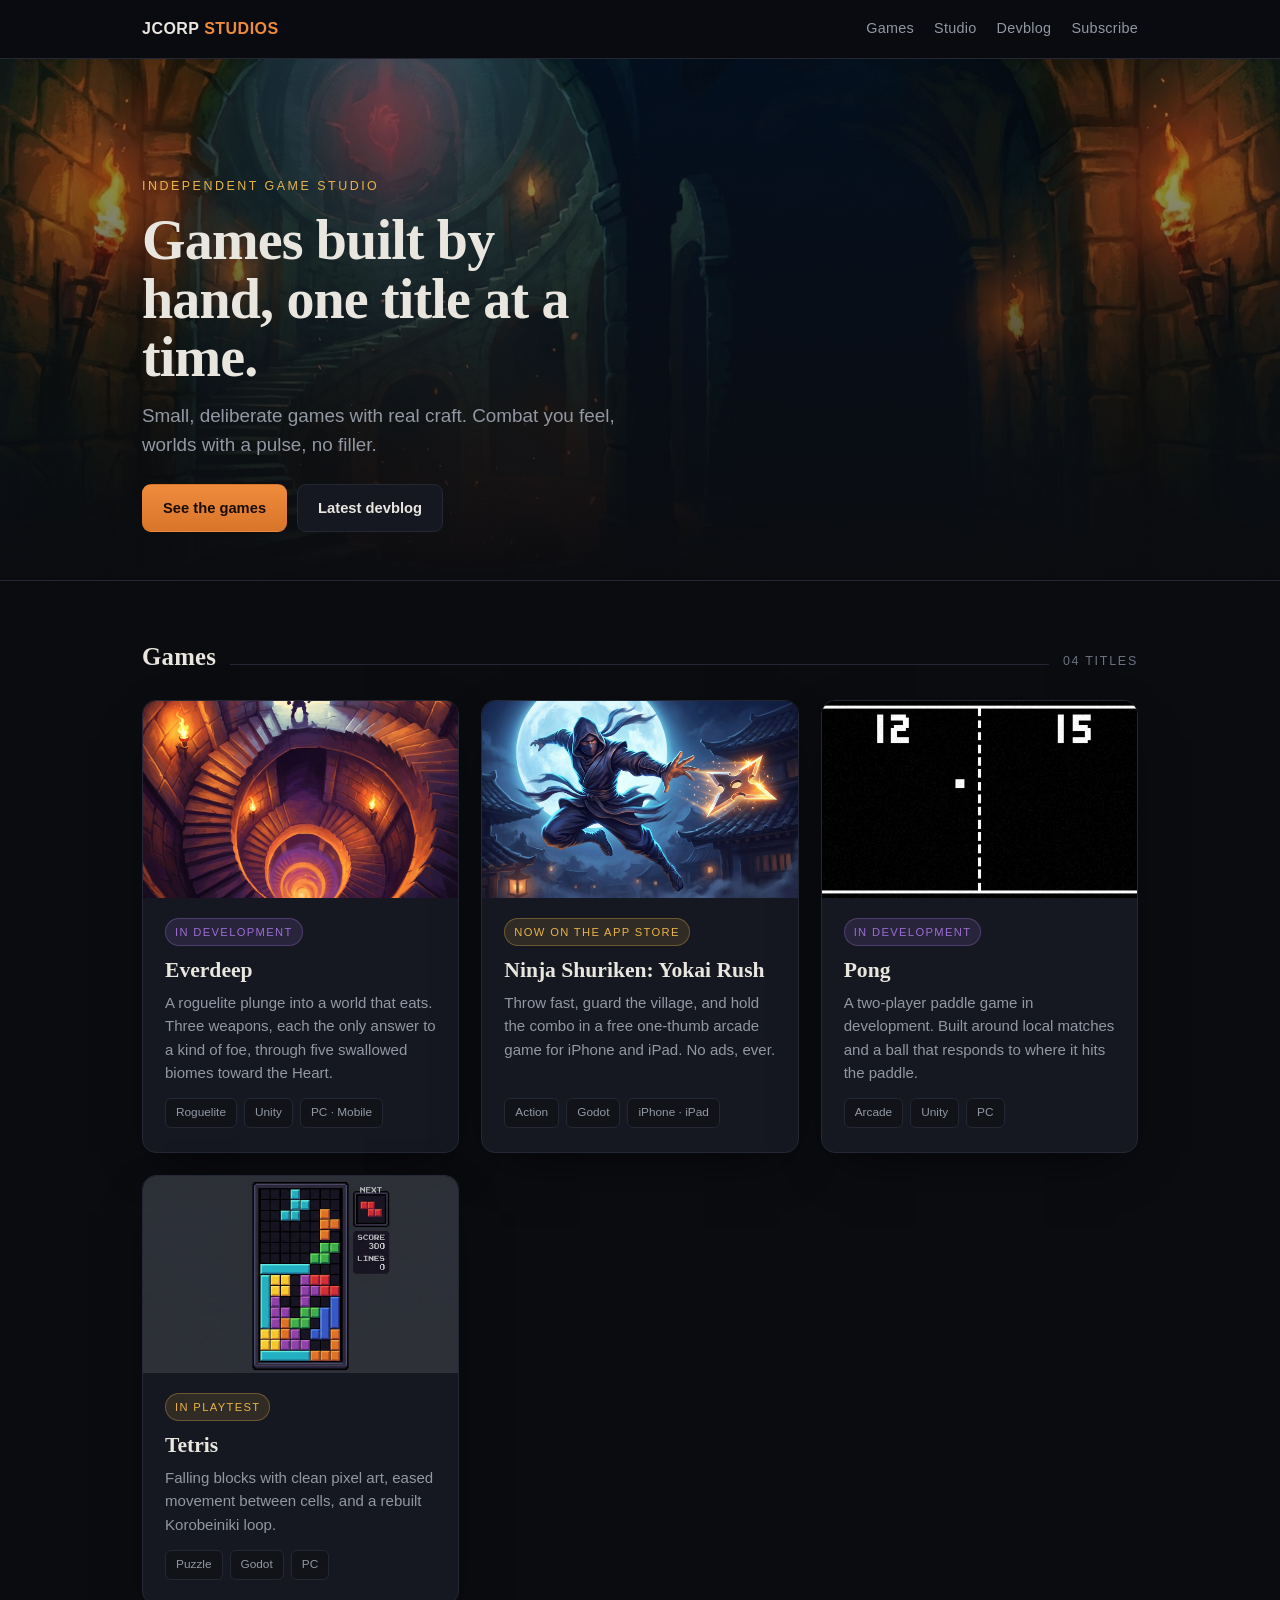
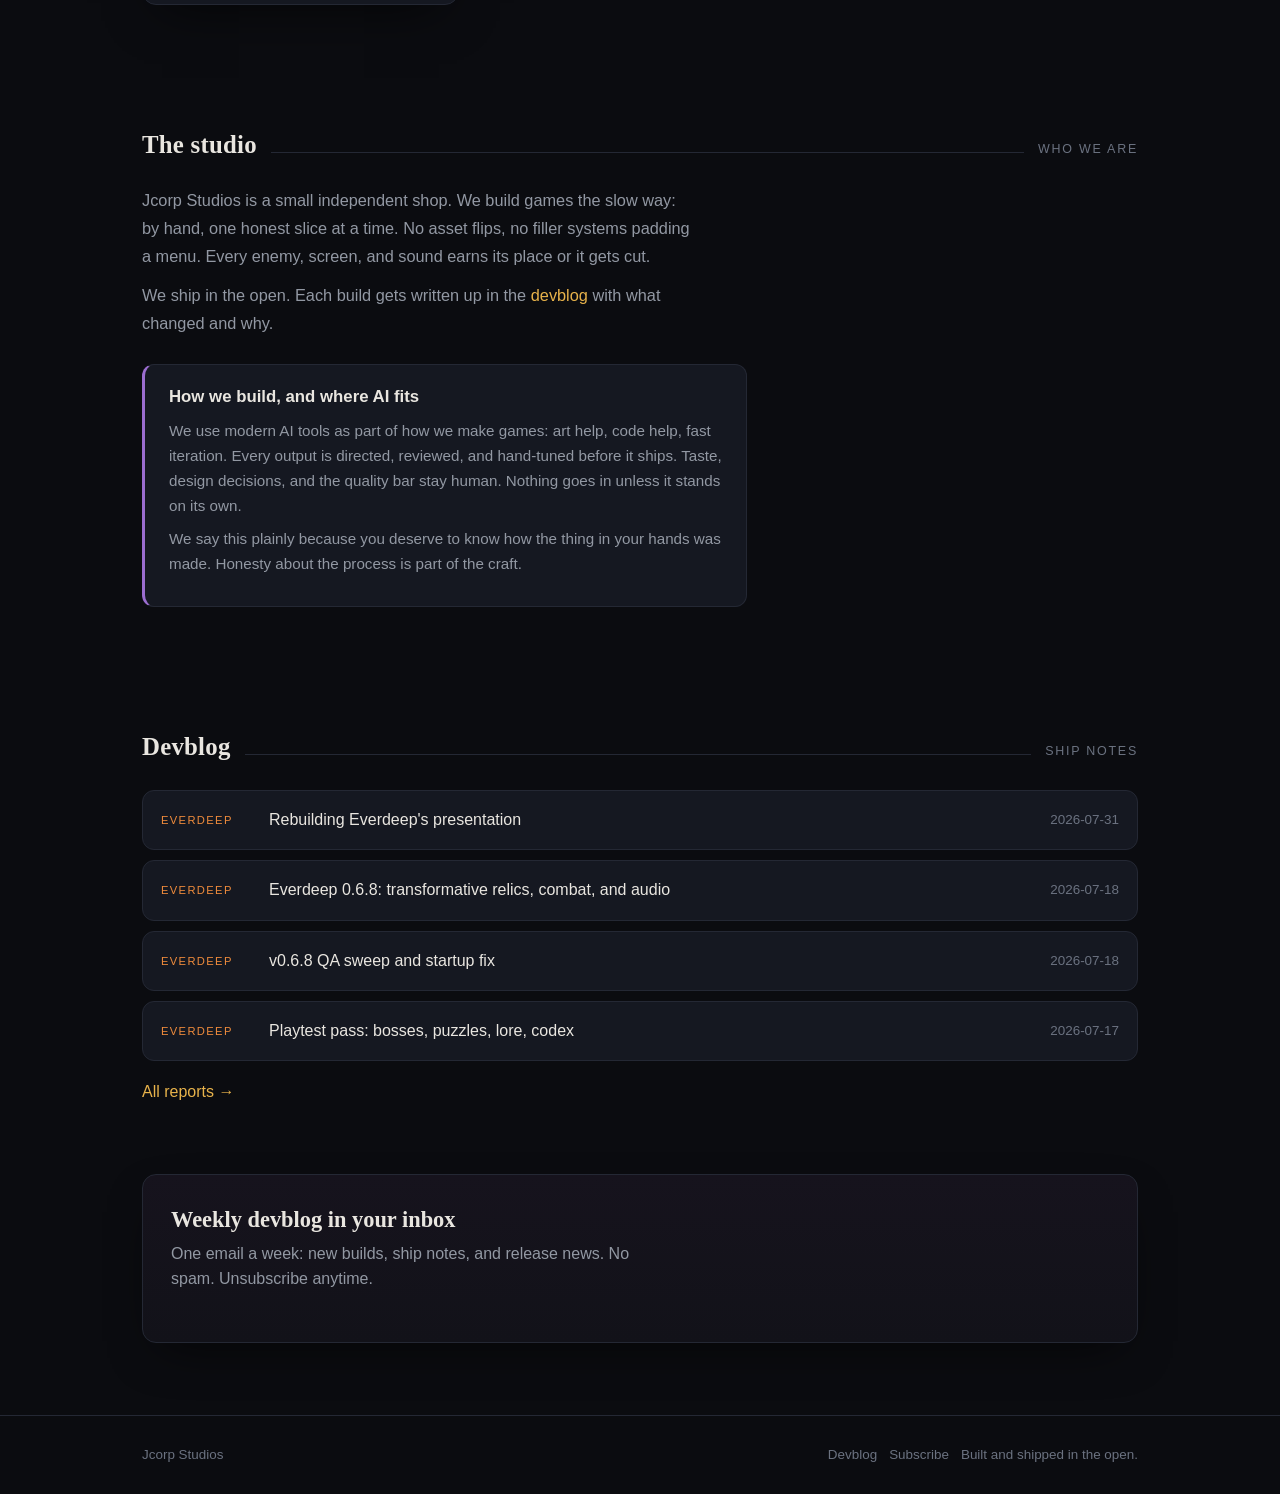
<file: index.html>
<!doctype html><html lang="en"><head>
<meta charset="utf-8">
<meta name="viewport" content="width=device-width,initial-scale=1">
<title>Jcorp Studios | handcrafted games</title>
<meta name="description" content="Jcorp Studios builds handcrafted games. Everdeep, Ninja Shuriken, Pong, and Tetris.">
<meta property="og:type" content="website">
<meta property="og:title" content="Jcorp Studios | handcrafted games">
<meta property="og:description" content="A small independent studio. Everdeep, Ninja Shuriken, Pong, and Tetris.">
<meta property="og:image" content="https://jcorpstudios.com/assets/everdeep-key.png">
<meta property="og:url" content="https://jcorpstudios.com/">
<meta name="twitter:card" content="summary_large_image">
<link rel="canonical" href="https://jcorpstudios.com/">
<link rel="icon" href="assets/everdeep-key.png">
<script type="application/ld+json">
{
  "@context": "https://schema.org",
  "@type": "Organization",
  "name": "Jcorp Studios",
  "url": "https://jcorpstudios.com/",
  "logo": "https://jcorpstudios.com/assets/everdeep-key.png",
  "description": "Independent game studio building handcrafted games. Transparent about AI use in development.",
  "email": "gary@leewyattcorp.com",
  "makesOffer": [
    {"@type": "VideoGame", "name": "Everdeep", "url": "https://jcorpstudios.com/games/everdeep/", "genre": "Roguelite", "gamePlatform": ["PC","Mobile"], "applicationCategory": "Game"},
    {"@type": "VideoGame", "name": "Ninja Shuriken: Yokai Rush", "url": "https://jcorpstudios.com/games/ninja-shuriken/", "genre": "Action", "gamePlatform": ["iOS"], "applicationCategory": "Game", "downloadUrl": "https://apps.apple.com/us/app/ninja-shuriken-yokai-rush/id6796070513"},
    {"@type": "VideoGame", "name": "Pong", "url": "https://jcorpstudios.com/games/pong/", "genre": "Arcade", "gamePlatform": ["PC"], "applicationCategory": "Game"},
    {"@type": "VideoGame", "name": "Tetris", "url": "https://jcorpstudios.com/games/tetris/", "genre": "Puzzle", "gamePlatform": ["PC"], "applicationCategory": "Game"}
  ]
}
</script>
<link rel="stylesheet" href="style.css">
</head><body>

<nav class="nav"><div class="wrap">
  <a class="brand" href="/">JCORP <b>STUDIOS</b></a>
  <span class="sp"></span>
  <a class="lnk" href="#games">Games</a>
  <a class="lnk" href="#about">Studio</a>
  <a class="lnk" href="reports/">Devblog</a>
  <a class="lnk" href="#subscribe">Subscribe</a>
</div></nav>

<header class="hero">
  <div class="bg" style="background-image:url('assets/everdeep-title.png')"></div>
  <div class="veil"></div>
  <div class="inner">
    <div class="eyebrow">Independent game studio</div>
    <h1>Games built by hand, one title at a time.</h1>
    <p>Small, deliberate games with real craft. Combat you feel, worlds with a pulse, no filler.</p>
    <div class="cta">
      <a class="btn p" href="#games">See the games</a>
      <a class="btn g" href="reports/">Latest devblog</a>
    </div>
  </div>
</header>

<main class="wrap">

<section id="games">
  <div class="sec-h"><h2>Games</h2><span class="r"></span><span class="n">04 TITLES</span></div>
  <div class="games">

    <a class="card-link" href="games/everdeep/"><article class="game">
      <div class="art key" style="background-image:url('assets/everdeep-key.png')"></div>
      <div class="body">
        <span class="tag dev">In development</span>
        <h3>Everdeep</h3>
        <p>A roguelite plunge into a world that eats. Three weapons, each the only answer to a kind of foe, through five swallowed biomes toward the Heart.</p>
        <div class="meta">
          <span class="pill">Roguelite</span>
          <span class="pill">Unity</span>
          <span class="pill">PC · Mobile</span>
        </div>
      </div>
    </article></a>

    <a class="card-link" href="games/ninja-shuriken/"><article class="game">
      <div class="art key" style="background-image:url('assets/ninja-key.png')"></div>
      <div class="body">
        <span class="tag test">Now on the App Store</span>
        <h3>Ninja Shuriken: Yokai Rush</h3>
        <p>Throw fast, guard the village, and hold the combo in a free one-thumb arcade game for iPhone and iPad. No ads, ever.</p>
        <div class="meta">
          <span class="pill">Action</span>
          <span class="pill">Godot</span>
          <span class="pill">iPhone · iPad</span>
        </div>
      </div>
    </article></a>

    <a class="card-link" href="games/pong/"><article class="game">
      <div class="art key" style="background-image:url('assets/pong.png')"></div>
      <div class="body">
        <span class="tag dev">In development</span>
        <h3>Pong</h3>
        <p>A two-player paddle game in development. Built around local matches and a ball that responds to where it hits the paddle.</p>
        <div class="meta">
          <span class="pill">Arcade</span>
          <span class="pill">Unity</span>
          <span class="pill">PC</span>
        </div>
      </div>
    </article></a>

    <a class="card-link" href="games/tetris/"><article class="game">
      <div class="art key" style="background-image:url('assets/tetris.png')"></div>
      <div class="body">
        <span class="tag test">In playtest</span>
        <h3>Tetris</h3>
        <p>Falling blocks with clean pixel art, eased movement between cells, and a rebuilt Korobeiniki loop.</p>
        <div class="meta">
          <span class="pill">Puzzle</span>
          <span class="pill">Godot</span>
          <span class="pill">PC</span>
        </div>
      </div>
    </article></a>

  </div>
</section>

<section id="about">
  <div class="sec-h"><h2>The studio</h2><span class="r"></span><span class="n">WHO WE ARE</span></div>
  <div class="about">
    <p>Jcorp Studios is a small independent shop. We build games the slow way: by hand, one honest slice at a time. No asset flips, no filler systems padding a menu. Every enemy, screen, and sound earns its place or it gets cut.</p>
    <p>We ship in the open. Each build gets written up in the <a href="reports/">devblog</a> with what changed and why.</p>
  </div>

  <div class="ainote">
    <h3>How we build, and where AI fits</h3>
    <p>We use modern AI tools as part of how we make games: art help, code help, fast iteration. Every output is directed, reviewed, and hand-tuned before it ships. Taste, design decisions, and the quality bar stay human. Nothing goes in unless it stands on its own.</p>
    <p>We say this plainly because you deserve to know how the thing in your hands was made. Honesty about the process is part of the craft.</p>
  </div>
</section>

<section id="devblog">
  <div class="sec-h"><h2>Devblog</h2><span class="r"></span><span class="n">SHIP NOTES</span></div>
  <div class="log" id="loglist">
<a class="row" href="reports/everdeep/2026-07-31-rebuilding-everdeeps-presentation/"><span class="proj">everdeep</span><span class="ti">Rebuilding Everdeep's presentation</span><span class="dt">2026-07-31</span></a>
<a class="row" href="reports/everdeep/2026-07-18-everdeep-0-6-8-transformative-relics-combat-and-audio/"><span class="proj">everdeep</span><span class="ti">Everdeep 0.6.8: transformative relics, combat, and audio</span><span class="dt">2026-07-18</span></a>
<a class="row" href="reports/everdeep/2026-07-18-v0-6-8-qa-sweep-and-startup-fix/"><span class="proj">everdeep</span><span class="ti">v0.6.8 QA sweep and startup fix</span><span class="dt">2026-07-18</span></a>
<a class="row" href="reports/everdeep/2026-07-17-playtest-pass-bosses-puzzles-lore-codex/"><span class="proj">everdeep</span><span class="ti">Playtest pass: bosses, puzzles, lore, codex</span><span class="dt">2026-07-17</span></a>
</div>
  <p style="margin-top:18px"><a href="reports/">All reports &rarr;</a></p>
</section>

<section id="subscribe">
  <div class="subcard">
    <h2>Weekly devblog in your inbox</h2>
    <p>One email a week: new builds, ship notes, and release news. No spam. Unsubscribe anytime.</p>
    <div class="ml-embedded" data-form="0UlJ85"></div>
  </div>
</section>

</main>

<script>
  (function(w,d,e,u,f,l,n){w[f]=w[f]||function(){(w[f].q=w[f].q||[])
  .push(arguments);},l=d.createElement(e),l.async=1,l.src=u,
  n=d.getElementsByTagName(e)[0],n.parentNode.insertBefore(l,n);})
  (window,document,'script','https://assets.mailerlite.com/js/universal.js','ml');
  ml('account', '2516508');
</script>

<footer><div class="wrap">
  <span>Jcorp Studios</span>
  <span class="sp"></span>
  <a href="reports/">Devblog</a>
  <a href="#subscribe">Subscribe</a>
  <span>Built and shipped in the open.</span>
</div></footer>

</body></html>
</file>
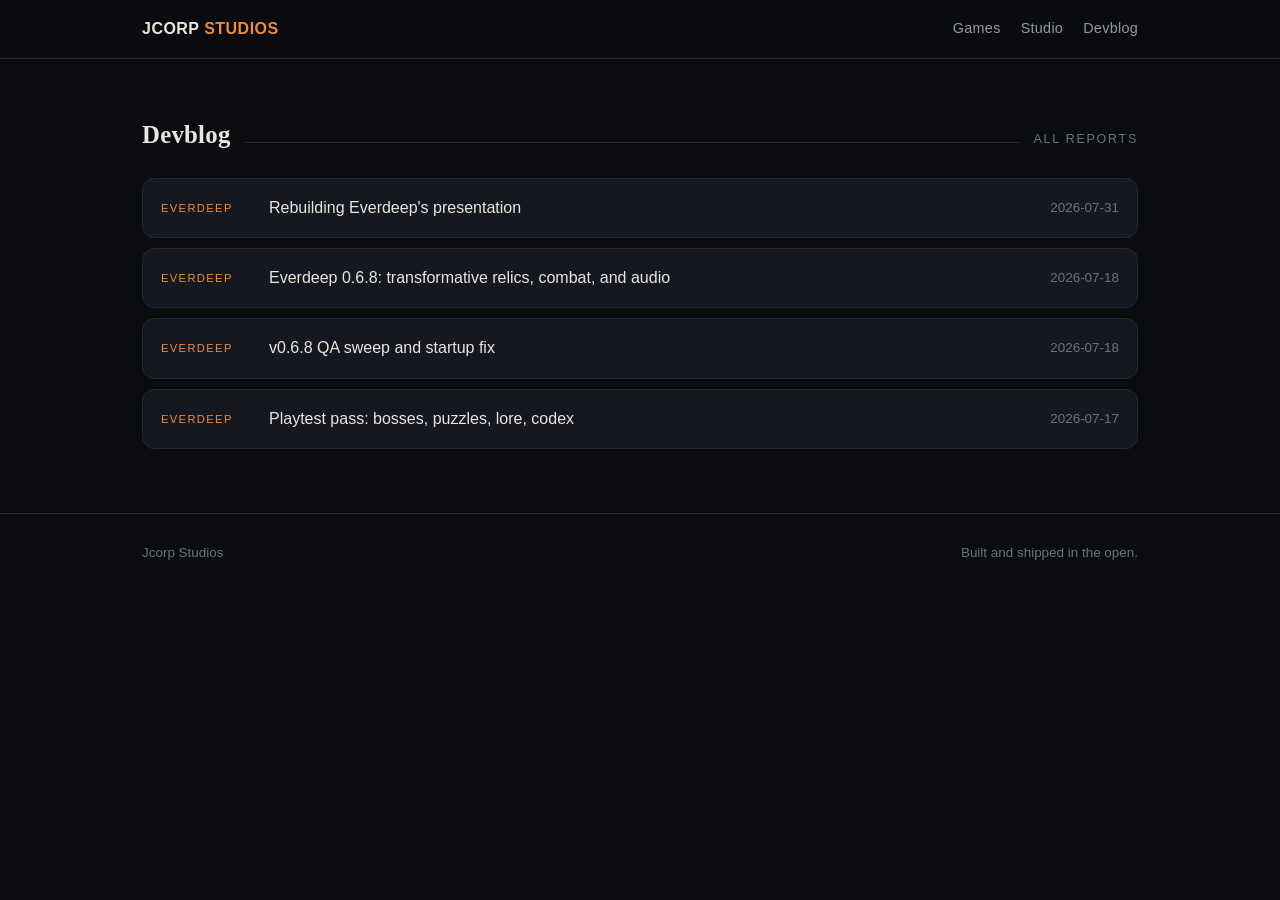
<file: reports/index.html>
<!doctype html><html lang="en"><head>
<meta charset="utf-8"><meta name="viewport" content="width=device-width,initial-scale=1">
<title>Devblog — Jcorp Studios</title>
<link rel="canonical" href="https://jcorpstudios.com/reports/">
<link rel="icon" href="../assets/everdeep-key.png">
<link rel="stylesheet" href="../style.css">
</head><body>
<nav class="nav"><div class="wrap">
  <a class="brand" href="../index.html" style="text-decoration:none">JCORP <b>STUDIOS</b></a>
  <span class="sp"></span>
  <a class="lnk" href="../index.html#games">Games</a>
  <a class="lnk" href="../index.html#about">Studio</a>
  <a class="lnk" href="../reports/">Devblog</a>
</div></nav>
<main class="wrap"><section>
  <div class="sec-h"><h2>Devblog</h2><span class="r"></span><span class="n">ALL REPORTS</span></div>
  <div class="log"><a class="row" href="everdeep/2026-07-31-rebuilding-everdeeps-presentation/"><span class="proj">everdeep</span><span class="ti">Rebuilding Everdeep's presentation</span><span class="dt">2026-07-31</span></a>
<a class="row" href="everdeep/2026-07-18-everdeep-0-6-8-transformative-relics-combat-and-audio/"><span class="proj">everdeep</span><span class="ti">Everdeep 0.6.8: transformative relics, combat, and audio</span><span class="dt">2026-07-18</span></a>
<a class="row" href="everdeep/2026-07-18-v0-6-8-qa-sweep-and-startup-fix/"><span class="proj">everdeep</span><span class="ti">v0.6.8 QA sweep and startup fix</span><span class="dt">2026-07-18</span></a>
<a class="row" href="everdeep/2026-07-17-playtest-pass-bosses-puzzles-lore-codex/"><span class="proj">everdeep</span><span class="ti">Playtest pass: bosses, puzzles, lore, codex</span><span class="dt">2026-07-17</span></a></div>
</section></main>
<footer><div class="wrap"><span>Jcorp Studios</span><span class="sp"></span>
<span>Built and shipped in the open.</span></div></footer>
</body></html>
</file>
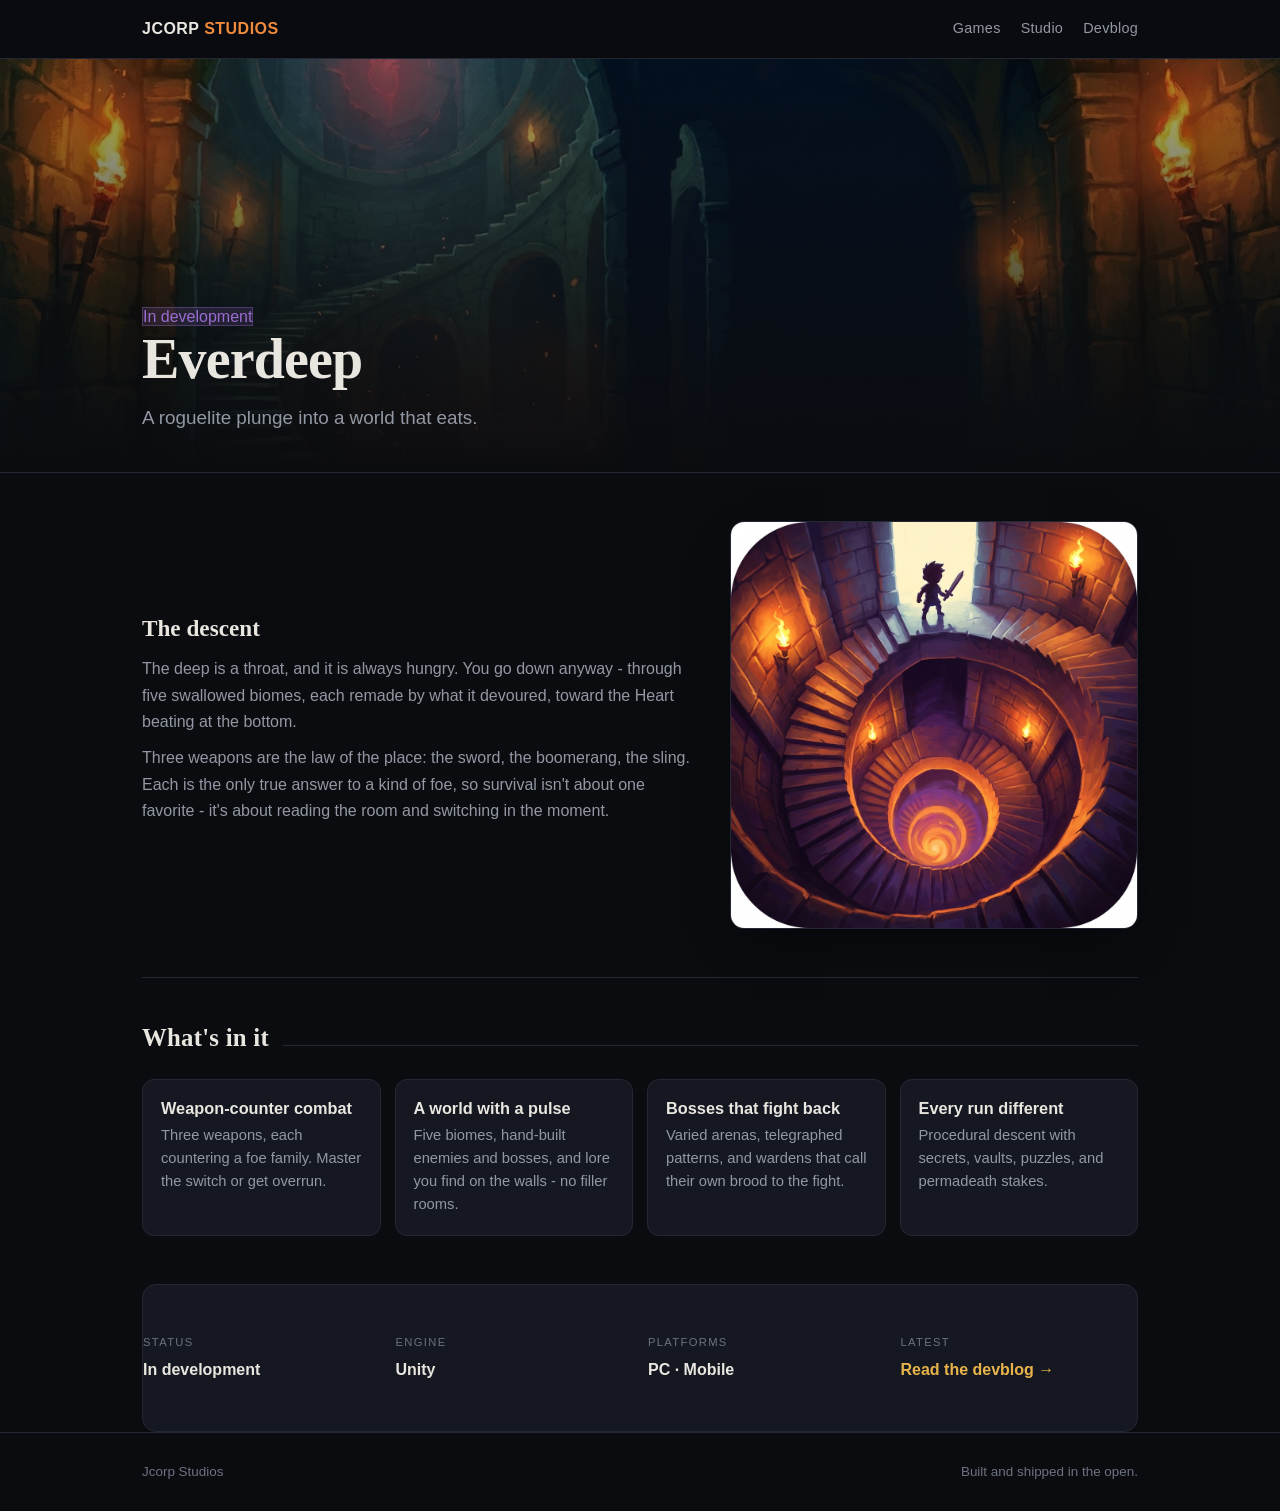
<file: games/everdeep/index.html>
<!doctype html><html lang="en"><head>
<meta charset="utf-8">
<meta name="viewport" content="width=device-width,initial-scale=1">
<title>Everdeep  -  Jcorp Studios</title>
<meta name="description" content="Everdeep  -  a roguelite plunge into a world that eats. Three weapons, five biomes, and the Heart at the bottom.">
<meta property="og:type" content="website">
<meta property="og:title" content="Everdeep  -  Jcorp Studios">
<meta property="og:description" content="A roguelite plunge into a world that eats. Three weapons, five biomes, and the Heart at the bottom.">
<meta property="og:image" content="https://jcorpstudios.com/assets/everdeep-key.png">
<meta property="og:url" content="https://jcorpstudios.com/games/everdeep/">
<meta name="twitter:card" content="summary_large_image">
<link rel="canonical" href="https://jcorpstudios.com/games/everdeep/">
<link rel="icon" href="../../assets/everdeep-key.png">
<script type="application/ld+json">
{
  "@context": "https://schema.org",
  "@type": "VideoGame",
  "name": "Everdeep",
  "url": "https://jcorpstudios.com/games/everdeep/",
  "image": "https://jcorpstudios.com/assets/everdeep-key.png",
  "description": "A roguelite plunge into a world that eats. Three weapons, five biomes, and the Heart at the bottom.",
  "genre": ["Roguelite","Action"],
  "gamePlatform": ["PC","Mobile"],
  "applicationCategory": "Game",
  "operatingSystem": ["Windows","Linux","macOS"],
  "author": {"@type": "Organization", "name": "Jcorp Studios", "url": "https://jcorpstudios.com/"}
}
</script>
<link rel="stylesheet" href="../../style.css">
</head><body>

<nav class="nav"><div class="wrap">
  <a class="brand" href="../../index.html" style="text-decoration:none">JCORP <b>STUDIOS</b></a>
  <span class="sp"></span>
  <a class="lnk" href="../../index.html#games">Games</a>
  <a class="lnk" href="../../index.html#about">Studio</a>
  <a class="lnk" href="../../reports/">Devblog</a>
</div></nav>

<header class="hero game-hero">
  <div class="bg" style="background-image:url('../../assets/everdeep-title.png')"></div>
  <div class="veil"></div>
  <div class="inner">
    <span class="tag dev">In development</span>
    <h1>Everdeep</h1>
    <p>A roguelite plunge into a world that eats.</p>
  </div>
</header>

<main class="wrap gamepage">

  <section class="lead">
    <div class="lead-txt">
      <h2>The descent</h2>
      <p>The deep is a throat, and it is always hungry. You go down anyway  -  through five swallowed biomes, each remade by what it devoured, toward the Heart beating at the bottom.</p>
      <p>Three weapons are the law of the place: the sword, the boomerang, the sling. Each is the only true answer to a kind of foe, so survival isn't about one favorite  -  it's about reading the room and switching in the moment.</p>
    </div>
    <img class="lead-art" src="../../assets/everdeep-key.png" alt="Everdeep key art  -  the child at the top of the spiral descent">
  </section>

  <section>
    <div class="sec-h"><h2>What's in it</h2><span class="r"></span></div>
    <div class="feat">
      <div class="card"><h3>Weapon-counter combat</h3><p>Three weapons, each countering a foe family. Master the switch or get overrun.</p></div>
      <div class="card"><h3>A world with a pulse</h3><p>Five biomes, hand-built enemies and bosses, and lore you find on the walls  -  no filler rooms.</p></div>
      <div class="card"><h3>Bosses that fight back</h3><p>Varied arenas, telegraphed patterns, and wardens that call their own brood to the fight.</p></div>
      <div class="card"><h3>Every run different</h3><p>Procedural descent with secrets, vaults, puzzles, and permadeath stakes.</p></div>
    </div>
  </section>

  <section class="statusbar">
    <div><span class="k">Status</span><span class="v">In development</span></div>
    <div><span class="k">Engine</span><span class="v">Unity</span></div>
    <div><span class="k">Platforms</span><span class="v">PC · Mobile</span></div>
    <div><span class="k">Latest</span><span class="v"><a href="../../reports/">Read the devblog &rarr;</a></span></div>
  </section>

</main>

<footer><div class="wrap"><span>Jcorp Studios</span><span class="sp"></span>
<span>Built and shipped in the open.</span></div></footer>

</body></html>
</file>
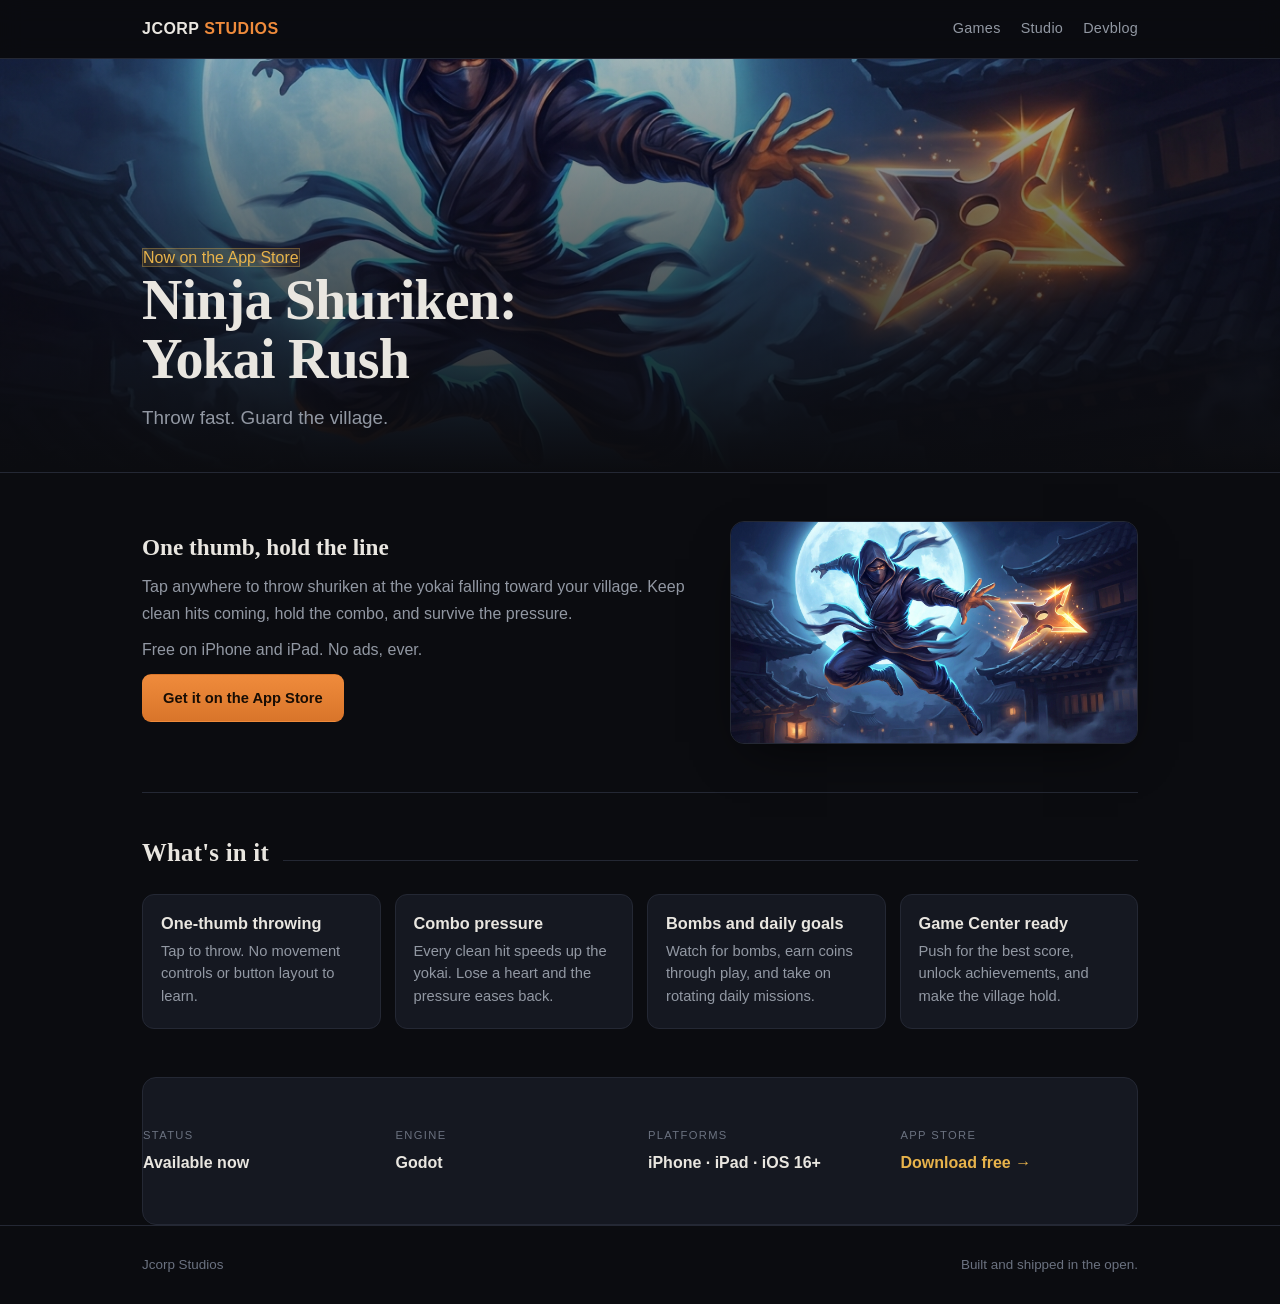
<file: games/ninja-shuriken/index.html>
<!doctype html><html lang="en"><head>
<meta charset="utf-8">
<meta name="viewport" content="width=device-width,initial-scale=1">
<title>Ninja Shuriken: Yokai Rush  -  Jcorp Studios</title>
<meta name="description" content="Ninja Shuriken: Yokai Rush is a free one-thumb arcade game for iPhone and iPad. Throw fast, guard the village, and hold the combo.">
<meta property="og:type" content="website">
<meta property="og:title" content="Ninja Shuriken: Yokai Rush  -  Jcorp Studios">
<meta property="og:description" content="Throw fast. Guard the village. Now available free on the App Store.">
<meta property="og:image" content="https://jcorpstudios.com/assets/ninja-key.png">
<meta property="og:url" content="https://jcorpstudios.com/games/ninja-shuriken/">
<meta name="twitter:card" content="summary_large_image">
<link rel="canonical" href="https://jcorpstudios.com/games/ninja-shuriken/">
<link rel="icon" href="../../assets/everdeep-key.png">
<script type="application/ld+json">
{
  "@context": "https://schema.org",
  "@type": "VideoGame",
  "name": "Ninja Shuriken: Yokai Rush",
  "url": "https://jcorpstudios.com/games/ninja-shuriken/",
  "image": "https://jcorpstudios.com/assets/ninja-icon.png",
  "description": "A free one-thumb arcade game for iPhone and iPad. Tap to throw shuriken, guard the village, and hold the combo.",
  "genre": ["Action","Arcade"],
  "gamePlatform": ["iOS"],
  "applicationCategory": "Game",
  "operatingSystem": "iOS 16.0 or later",
  "author": {"@type": "Organization", "name": "Jcorp Studios", "url": "https://jcorpstudios.com/"},
  "downloadUrl": "https://apps.apple.com/us/app/ninja-shuriken-yokai-rush/id6796070513",
  "offers": {"@type": "Offer", "price": "0", "priceCurrency": "USD", "availability": "https://schema.org/InStock"}
}
</script>
<link rel="stylesheet" href="../../style.css">
</head><body>

<nav class="nav"><div class="wrap">
  <a class="brand" href="../../index.html" style="text-decoration:none">JCORP <b>STUDIOS</b></a>
  <span class="sp"></span>
  <a class="lnk" href="../../index.html#games">Games</a>
  <a class="lnk" href="../../index.html#about">Studio</a>
  <a class="lnk" href="../../reports/">Devblog</a>
</div></nav>

<header class="hero game-hero">
  <div class="bg" style="background-image:url('../../assets/ninja-key.png')"></div>
  <div class="veil"></div>
  <div class="inner">
    <span class="tag test">Now on the App Store</span>
    <h1>Ninja Shuriken: Yokai Rush</h1>
    <p>Throw fast. Guard the village.</p>
  </div>
</header>

<main class="wrap gamepage">

  <section class="lead">
    <div class="lead-txt">
      <h2>One thumb, hold the line</h2>
      <p>Tap anywhere to throw shuriken at the yokai falling toward your village. Keep clean hits coming, hold the combo, and survive the pressure.</p>
      <p>Free on iPhone and iPad. No ads, ever.</p>
      <p><a class="btn p" href="https://apps.apple.com/us/app/ninja-shuriken-yokai-rush/id6796070513">Get it on the App Store</a></p>
    </div>
    <img class="lead-art" src="../../assets/ninja-key.png" alt="Ninja Shuriken key art  -  a ninja mid-leap hurling a glowing shuriken over a moonlit rooftop">
  </section>

  <section>
    <div class="sec-h"><h2>What's in it</h2><span class="r"></span></div>
    <div class="feat">
      <div class="card"><h3>One-thumb throwing</h3><p>Tap to throw. No movement controls or button layout to learn.</p></div>
      <div class="card"><h3>Combo pressure</h3><p>Every clean hit speeds up the yokai. Lose a heart and the pressure eases back.</p></div>
      <div class="card"><h3>Bombs and daily goals</h3><p>Watch for bombs, earn coins through play, and take on rotating daily missions.</p></div>
      <div class="card"><h3>Game Center ready</h3><p>Push for the best score, unlock achievements, and make the village hold.</p></div>
    </div>
  </section>

  <section class="statusbar">
    <div><span class="k">Status</span><span class="v">Available now</span></div>
    <div><span class="k">Engine</span><span class="v">Godot</span></div>
    <div><span class="k">Platforms</span><span class="v">iPhone · iPad · iOS 16+</span></div>
    <div><span class="k">App Store</span><span class="v"><a href="https://apps.apple.com/us/app/ninja-shuriken-yokai-rush/id6796070513">Download free &rarr;</a></span></div>
  </section>

</main>

<footer><div class="wrap"><span>Jcorp Studios</span><span class="sp"></span>
<span>Built and shipped in the open.</span></div></footer>

</body></html>
</file>
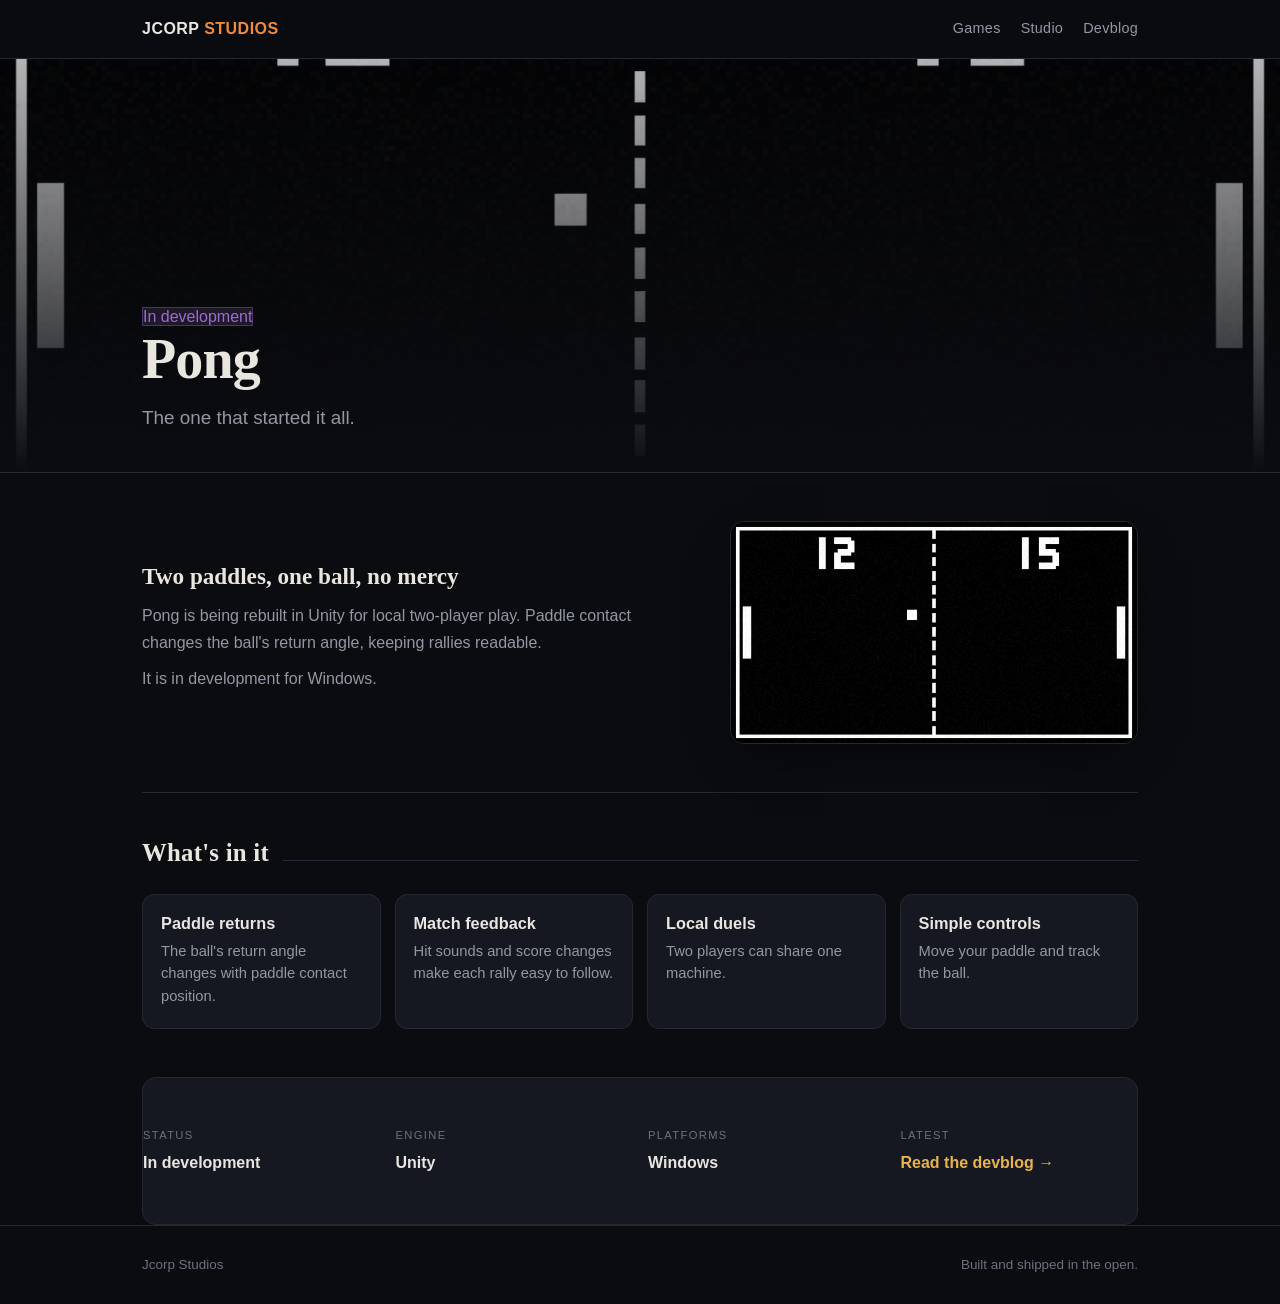
<file: games/pong/index.html>
<!doctype html><html lang="en"><head>
<meta charset="utf-8">
<meta name="viewport" content="width=device-width,initial-scale=1">
<title>Pong  -  Jcorp Studios</title>
<meta name="description" content="Pong  -  a two-player paddle game in development for Windows.">
<meta property="og:type" content="website">
<meta property="og:title" content="Pong  -  Jcorp Studios">
<meta property="og:description" content="A two-player paddle game in development for Windows.">
<meta property="og:image" content="https://jcorpstudios.com/assets/pong.png">
<meta property="og:url" content="https://jcorpstudios.com/games/pong/">
<meta name="twitter:card" content="summary_large_image">
<link rel="canonical" href="https://jcorpstudios.com/games/pong/">
<link rel="icon" href="../../assets/everdeep-key.png">
<script type="application/ld+json">
{
  "@context": "https://schema.org",
  "@type": "VideoGame",
  "name": "Pong",
  "url": "https://jcorpstudios.com/games/pong/",
  "image": "https://jcorpstudios.com/assets/pong.png",
  "description": "A two-player paddle game in development for Windows.",
  "genre": ["Arcade","Sports"],
  "gamePlatform": ["PC"],
  "applicationCategory": "Game",
  "operatingSystem": ["Windows"],
  "author": {"@type": "Organization", "name": "Jcorp Studios", "url": "https://jcorpstudios.com/"}
}
</script>
<link rel="stylesheet" href="../../style.css">
</head><body>

<nav class="nav"><div class="wrap">
  <a class="brand" href="../../index.html" style="text-decoration:none">JCORP <b>STUDIOS</b></a>
  <span class="sp"></span>
  <a class="lnk" href="../../index.html#games">Games</a>
  <a class="lnk" href="../../index.html#about">Studio</a>
  <a class="lnk" href="../../reports/">Devblog</a>
</div></nav>

<header class="hero game-hero">
  <div class="bg" style="background-image:url('../../assets/pong.png')"></div>
  <div class="veil"></div>
  <div class="inner">
    <span class="tag dev">In development</span>
    <h1>Pong</h1>
    <p>The one that started it all.</p>
  </div>
</header>

<main class="wrap gamepage">

  <section class="lead">
    <div class="lead-txt">
      <h2>Two paddles, one ball, no mercy</h2>
      <p>Pong is being rebuilt in Unity for local two-player play. Paddle contact changes the ball's return angle, keeping rallies readable.</p>
      <p>It is in development for Windows.</p>
    </div>
    <img class="lead-art" src="../../assets/pong.png" alt="Pong  -  a black-and-white two-paddle arcade court with a center line, ball and score">
  </section>

  <section>
    <div class="sec-h"><h2>What's in it</h2><span class="r"></span></div>
    <div class="feat">
      <div class="card"><h3>Paddle returns</h3><p>The ball's return angle changes with paddle contact position.</p></div>
      <div class="card"><h3>Match feedback</h3><p>Hit sounds and score changes make each rally easy to follow.</p></div>
      <div class="card"><h3>Local duels</h3><p>Two players can share one machine.</p></div>
      <div class="card"><h3>Simple controls</h3><p>Move your paddle and track the ball.</p></div>
    </div>
  </section>

  <section class="statusbar">
    <div><span class="k">Status</span><span class="v">In development</span></div>
    <div><span class="k">Engine</span><span class="v">Unity</span></div>
    <div><span class="k">Platforms</span><span class="v">Windows</span></div>
    <div><span class="k">Latest</span><span class="v"><a href="../../reports/">Read the devblog &rarr;</a></span></div>
  </section>

</main>

<footer><div class="wrap"><span>Jcorp Studios</span><span class="sp"></span>
<span>Built and shipped in the open.</span></div></footer>

</body></html>
</file>
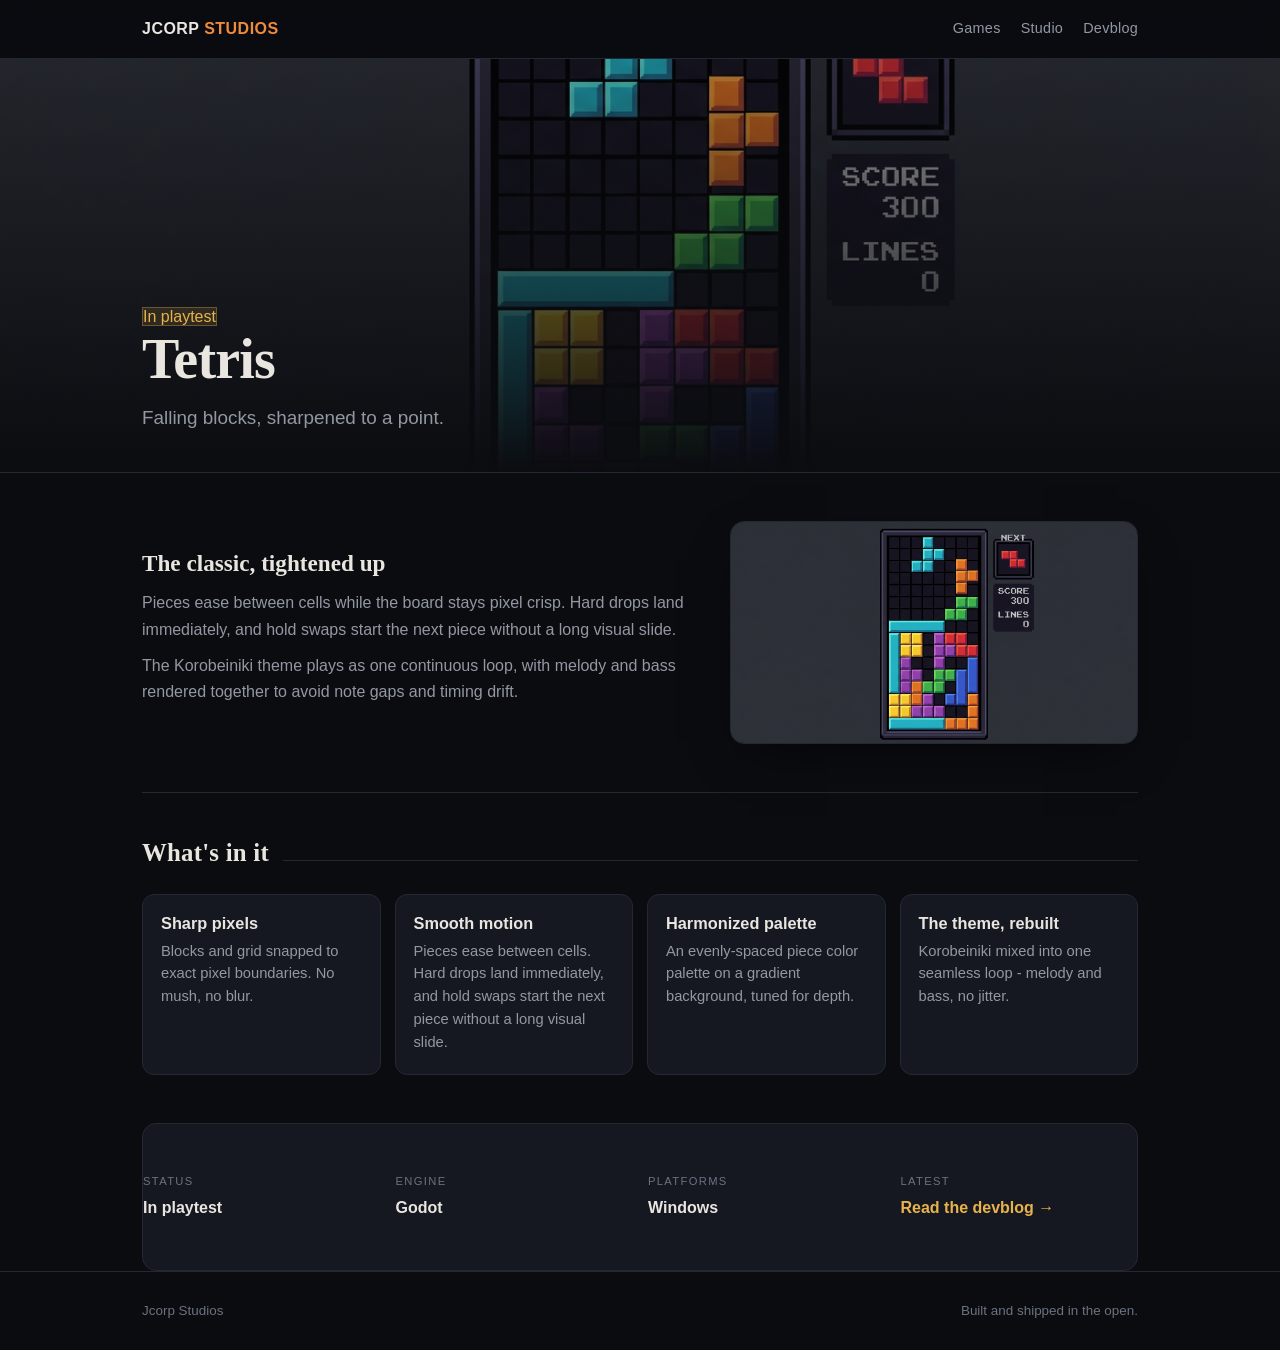
<file: games/tetris/index.html>
<!doctype html><html lang="en"><head>
<meta charset="utf-8">
<meta name="viewport" content="width=device-width,initial-scale=1">
<title>Tetris  -  Jcorp Studios</title>
<meta name="description" content="Tetris  -  clean pixel art, eased movement between cells, and a rebuilt Korobeiniki loop.">
<meta property="og:type" content="website">
<meta property="og:title" content="Tetris  -  Jcorp Studios">
<meta property="og:description" content="Falling blocks with clean pixel art, eased movement between cells, and a rebuilt Korobeiniki loop.">
<meta property="og:image" content="https://jcorpstudios.com/assets/tetris.png">
<meta property="og:url" content="https://jcorpstudios.com/games/tetris/">
<meta name="twitter:card" content="summary_large_image">
<link rel="canonical" href="https://jcorpstudios.com/games/tetris/">
<link rel="icon" href="../../assets/everdeep-key.png">
<script type="application/ld+json">
{
  "@context": "https://schema.org",
  "@type": "VideoGame",
  "name": "Tetris",
  "url": "https://jcorpstudios.com/games/tetris/",
  "image": "https://jcorpstudios.com/assets/tetris.png",
  "description": "Falling blocks with clean pixel art, eased movement between cells, and a rebuilt Korobeiniki loop.",
  "genre": ["Puzzle"],
  "gamePlatform": ["PC"],
  "applicationCategory": "Game",
  "operatingSystem": ["Windows"],
  "author": {"@type": "Organization", "name": "Jcorp Studios", "url": "https://jcorpstudios.com/"}
}
</script>
<link rel="stylesheet" href="../../style.css">
</head><body>

<nav class="nav"><div class="wrap">
  <a class="brand" href="../../index.html" style="text-decoration:none">JCORP <b>STUDIOS</b></a>
  <span class="sp"></span>
  <a class="lnk" href="../../index.html#games">Games</a>
  <a class="lnk" href="../../index.html#about">Studio</a>
  <a class="lnk" href="../../reports/">Devblog</a>
</div></nav>

<header class="hero game-hero">
  <div class="bg" style="background-image:url('../../assets/tetris.png');background-position:center 35%"></div>
  <div class="veil"></div>
  <div class="inner">
    <span class="tag test">In playtest</span>
    <h1>Tetris</h1>
    <p>Falling blocks, sharpened to a point.</p>
  </div>
</header>

<main class="wrap gamepage">

  <section class="lead">
    <div class="lead-txt">
      <h2>The classic, tightened up</h2>
      <p>Pieces ease between cells while the board stays pixel crisp. Hard drops land immediately, and hold swaps start the next piece without a long visual slide.</p>
      <p>The Korobeiniki theme plays as one continuous loop, with melody and bass rendered together to avoid note gaps and timing drift.</p>
    </div>
    <img class="lead-art" src="../../assets/tetris.png" alt="Tetris  -  a 2D pixel playfield of stacked tetromino blocks with a next-piece panel and score">
  </section>

  <section>
    <div class="sec-h"><h2>What's in it</h2><span class="r"></span></div>
    <div class="feat">
      <div class="card"><h3>Sharp pixels</h3><p>Blocks and grid snapped to exact pixel boundaries. No mush, no blur.</p></div>
      <div class="card"><h3>Smooth motion</h3><p>Pieces ease between cells. Hard drops land immediately, and hold swaps start the next piece without a long visual slide.</p></div>
      <div class="card"><h3>Harmonized palette</h3><p>An evenly-spaced piece color palette on a gradient background, tuned for depth.</p></div>
      <div class="card"><h3>The theme, rebuilt</h3><p>Korobeiniki mixed into one seamless loop  -  melody and bass, no jitter.</p></div>
    </div>
  </section>

  <section class="statusbar">
    <div><span class="k">Status</span><span class="v">In playtest</span></div>
    <div><span class="k">Engine</span><span class="v">Godot</span></div>
    <div><span class="k">Platforms</span><span class="v">Windows</span></div>
    <div><span class="k">Latest</span><span class="v"><a href="../../reports/">Read the devblog &rarr;</a></span></div>
  </section>

</main>

<footer><div class="wrap"><span>Jcorp Studios</span><span class="sp"></span>
<span>Built and shipped in the open.</span></div></footer>

</body></html>
</file>
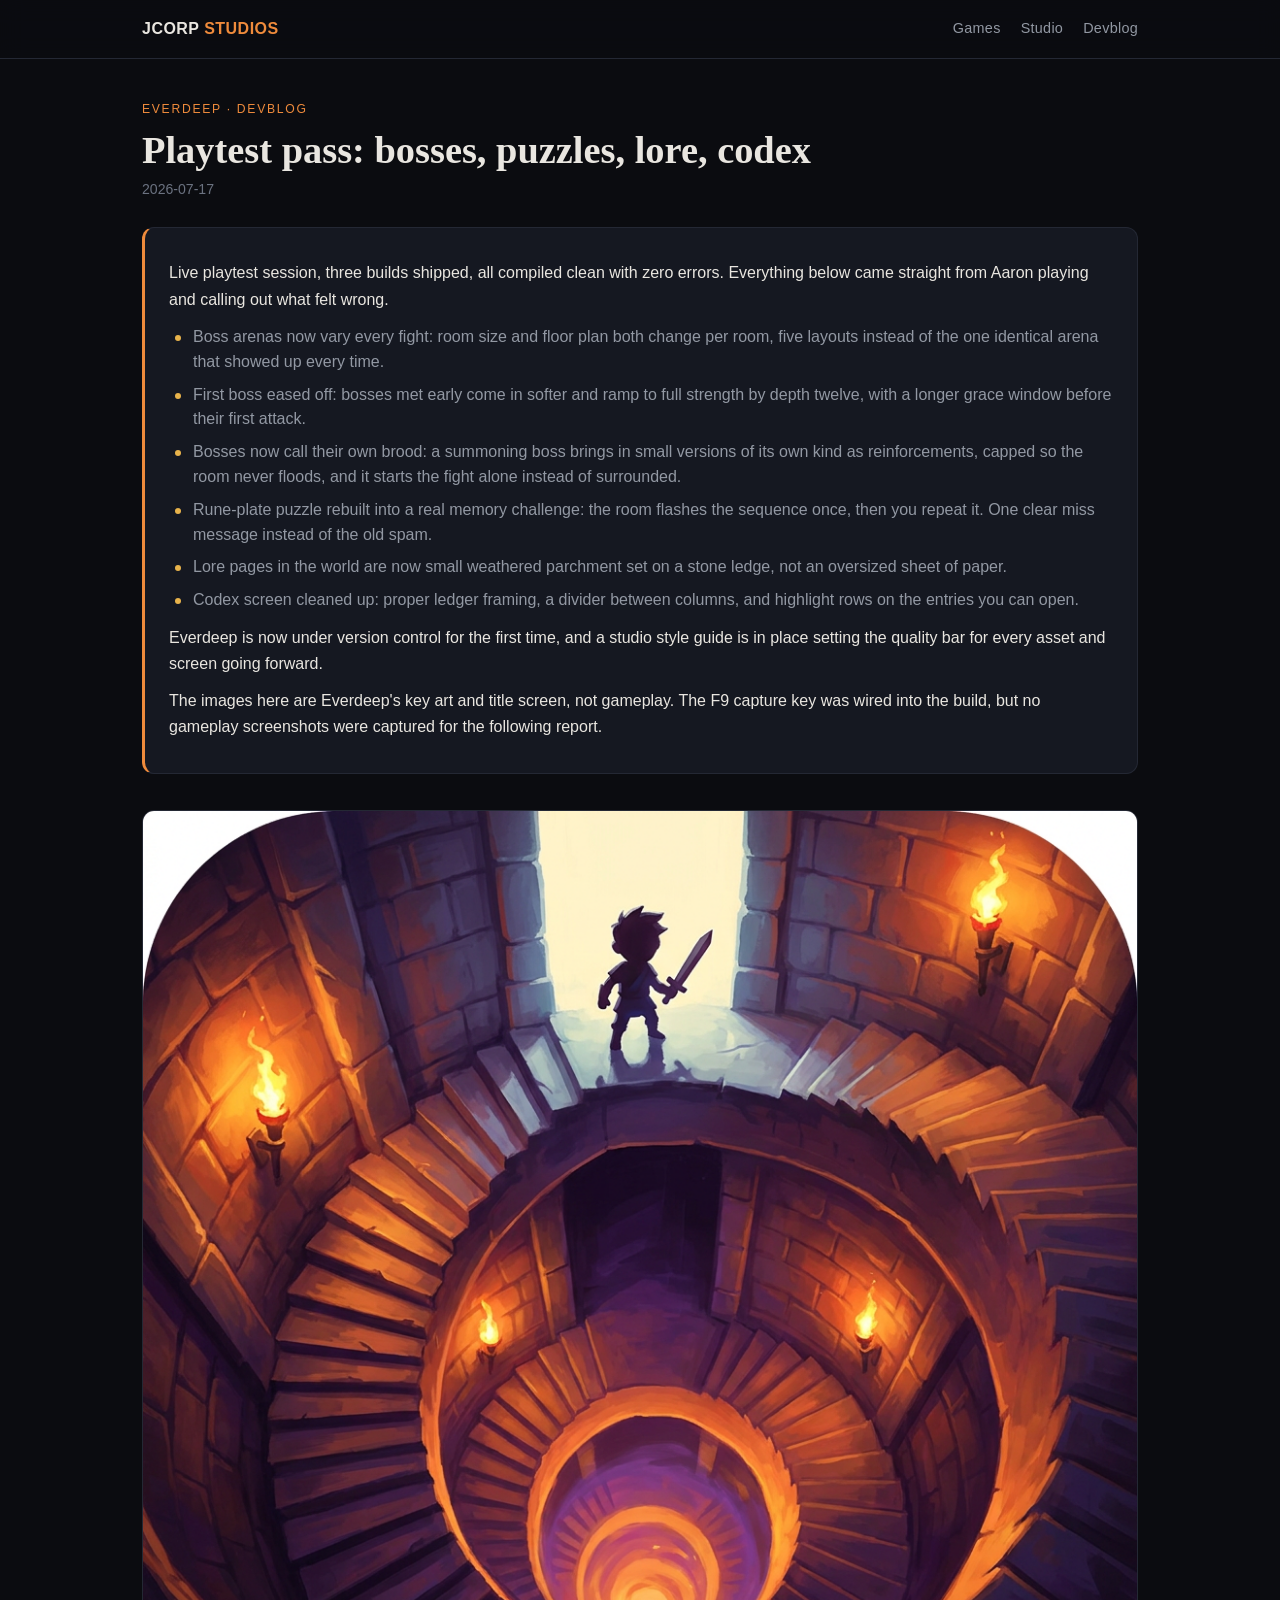
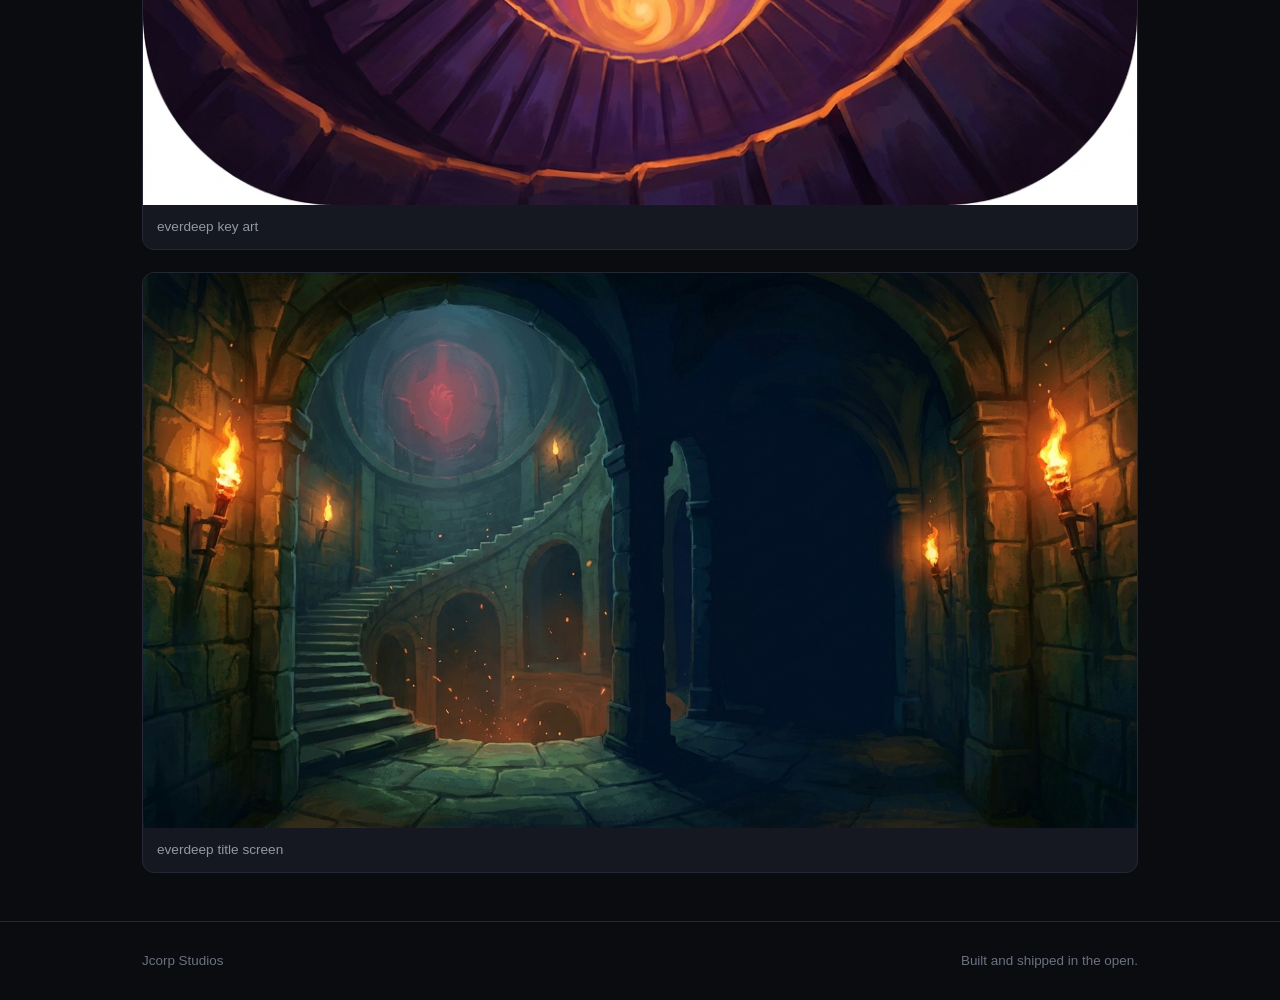
<file: reports/everdeep/2026-07-17-playtest-pass-bosses-puzzles-lore-codex/index.html>
<!doctype html><html lang="en"><head>
<meta charset="utf-8"><meta name="viewport" content="width=device-width,initial-scale=1">
<title>Playtest pass: bosses, puzzles, lore, codex  -  everdeep</title>
<link rel="canonical" href="https://jcorpstudios.com/reports/everdeep/2026-07-17-playtest-pass-bosses-puzzles-lore-codex/">
<link rel="icon" href="../../../assets/everdeep-key.png">
<link rel="stylesheet" href="../../../style.css">
</head><body>
<nav class="nav"><div class="wrap">
  <a class="brand" href="../../../index.html" style="text-decoration:none">JCORP <b>STUDIOS</b></a>
  <span class="sp"></span>
  <a class="lnk" href="../../../index.html#games">Games</a>
  <a class="lnk" href="../../../index.html#about">Studio</a>
  <a class="lnk" href="../../../reports/">Devblog</a>
</div></nav>
<main class="wrap report">
  <div class="kicker">everdeep · devblog</div>
  <h1>Playtest pass: bosses, puzzles, lore, codex</h1>
  <div class="sub">2026-07-17</div>
  <div class="notes"><p>Live playtest session, three builds shipped, all compiled clean with zero errors. Everything below came straight from Aaron playing and calling out what felt wrong.</p>
<ul>
<li>Boss arenas now vary every fight: room size and floor plan both change per room, five layouts instead of the one identical arena that showed up every time.</li>
<li>First boss eased off: bosses met early come in softer and ramp to full strength by depth twelve, with a longer grace window before their first attack.</li>
<li>Bosses now call their own brood: a summoning boss brings in small versions of its own kind as reinforcements, capped so the room never floods, and it starts the fight alone instead of surrounded.</li>
<li>Rune-plate puzzle rebuilt into a real memory challenge: the room flashes the sequence once, then you repeat it. One clear miss message instead of the old spam.</li>
<li>Lore pages in the world are now small weathered parchment set on a stone ledge, not an oversized sheet of paper.</li>
<li>Codex screen cleaned up: proper ledger framing, a divider between columns, and highlight rows on the entries you can open.</li>
</ul>
<p>Everdeep is now under version control for the first time, and a studio style guide is in place setting the quality bar for every asset and screen going forward.</p>
<p>The images here are Everdeep&#x27;s key art and title screen, not gameplay. The F9 capture key was wired into the build, but no gameplay screenshots were captured for the following report.</p></div>
  <div class="shots"><div class="shot"><figure><img src="everdeep_key_art.png" alt="everdeep key art" loading="lazy"><figcaption>everdeep key art</figcaption></figure></div>
<div class="shot"><figure><img src="everdeep_title_screen.png" alt="everdeep title screen" loading="lazy"><figcaption>everdeep title screen</figcaption></figure></div></div>
</main>
<footer><div class="wrap"><span>Jcorp Studios</span><span class="sp"></span>
<span>Built and shipped in the open.</span></div></footer>
</body></html>
</file>
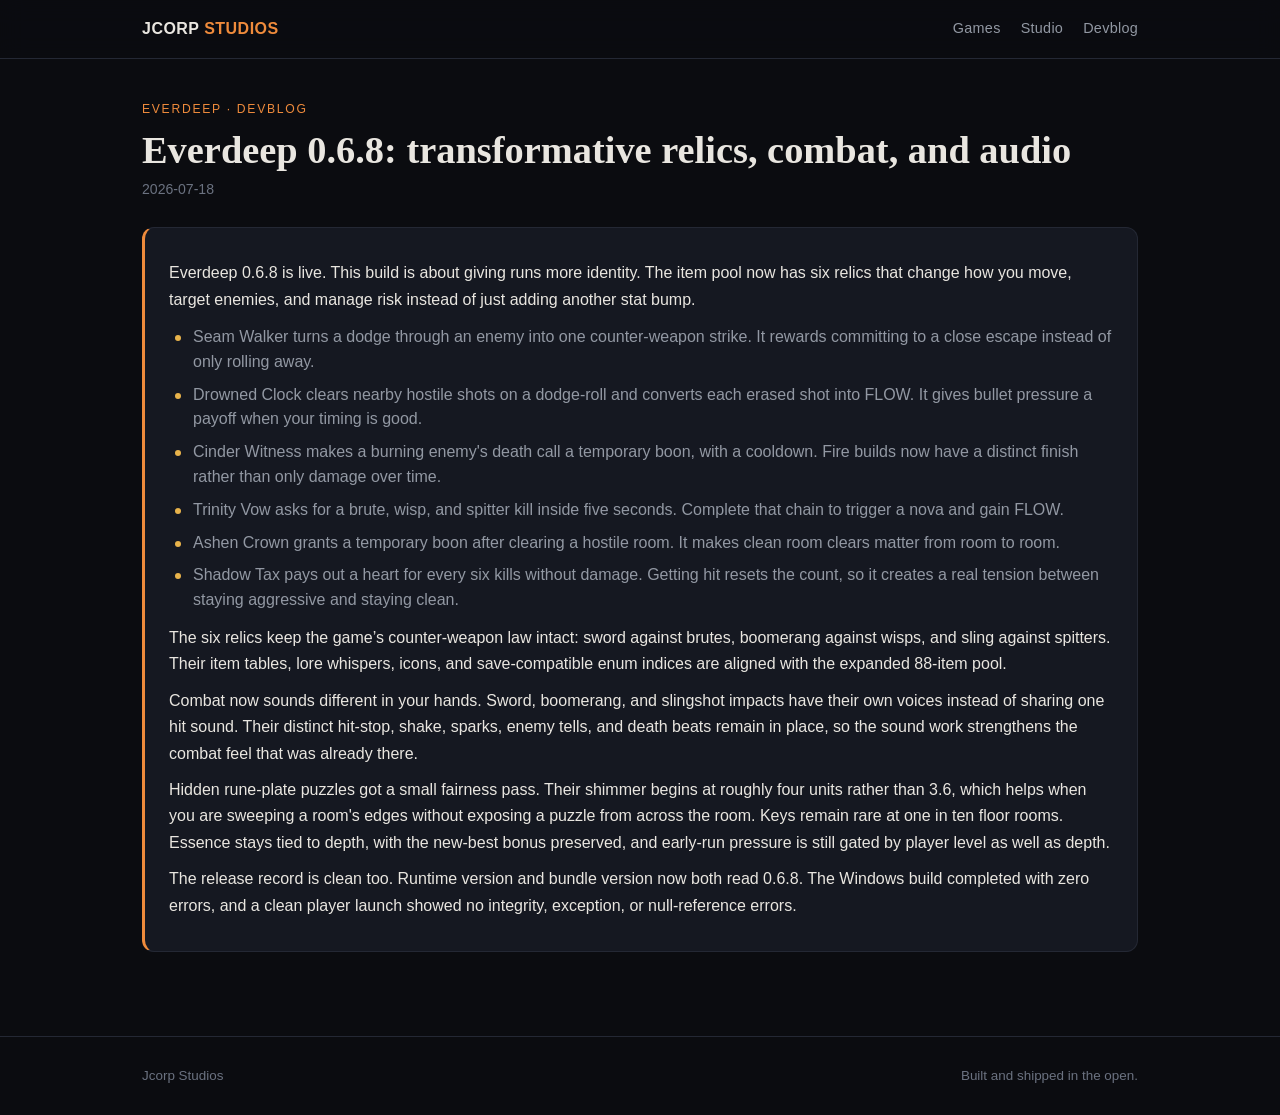
<file: reports/everdeep/2026-07-18-everdeep-0-6-8-transformative-relics-combat-and-audio/index.html>
<!doctype html><html lang="en"><head>
<meta charset="utf-8"><meta name="viewport" content="width=device-width,initial-scale=1">
<title>Everdeep 0.6.8: transformative relics, combat, and audio — everdeep</title>
<link rel="canonical" href="https://jcorpstudios.com/reports/everdeep/2026-07-18-everdeep-0-6-8-transformative-relics-combat-and-audio/">
<link rel="icon" href="../../../assets/everdeep-key.png">
<link rel="stylesheet" href="../../../style.css">
</head><body>
<nav class="nav"><div class="wrap">
  <a class="brand" href="../../../index.html" style="text-decoration:none">JCORP <b>STUDIOS</b></a>
  <span class="sp"></span>
  <a class="lnk" href="../../../index.html#games">Games</a>
  <a class="lnk" href="../../../index.html#about">Studio</a>
  <a class="lnk" href="../../../reports/">Devblog</a>
</div></nav>
<main class="wrap report">
  <div class="kicker">everdeep · devblog</div>
  <h1>Everdeep 0.6.8: transformative relics, combat, and audio</h1>
  <div class="sub">2026-07-18</div>
  <div class="notes"><p>﻿Everdeep 0.6.8 is live. This build is about giving runs more identity. The item pool now has six relics that change how you move, target enemies, and manage risk instead of just adding another stat bump.</p>
<ul>
<li>Seam Walker turns a dodge through an enemy into one counter-weapon strike. It rewards committing to a close escape instead of only rolling away.</li>
<li>Drowned Clock clears nearby hostile shots on a dodge-roll and converts each erased shot into FLOW. It gives bullet pressure a payoff when your timing is good.</li>
<li>Cinder Witness makes a burning enemy&#x27;s death call a temporary boon, with a cooldown. Fire builds now have a distinct finish rather than only damage over time.</li>
<li>Trinity Vow asks for a brute, wisp, and spitter kill inside five seconds. Complete that chain to trigger a nova and gain FLOW.</li>
<li>Ashen Crown grants a temporary boon after clearing a hostile room. It makes clean room clears matter from room to room.</li>
<li>Shadow Tax pays out a heart for every six kills without damage. Getting hit resets the count, so it creates a real tension between staying aggressive and staying clean.</li>
</ul>
<p>The six relics keep the game’s counter-weapon law intact: sword against brutes, boomerang against wisps, and sling against spitters. Their item tables, lore whispers, icons, and save-compatible enum indices are aligned with the expanded 88-item pool.</p>
<p>Combat now sounds different in your hands. Sword, boomerang, and slingshot impacts have their own voices instead of sharing one hit sound. Their distinct hit-stop, shake, sparks, enemy tells, and death beats remain in place, so the sound work strengthens the combat feel that was already there.</p>
<p>Hidden rune-plate puzzles got a small fairness pass. Their shimmer begins at roughly four units rather than 3.6, which helps when you are sweeping a room&#x27;s edges without exposing a puzzle from across the room. Keys remain rare at one in ten floor rooms. Essence stays tied to depth, with the new-best bonus preserved, and early-run pressure is still gated by player level as well as depth.</p>
<p>The release record is clean too. Runtime version and bundle version now both read 0.6.8. The Windows build completed with zero errors, and a clean player launch showed no integrity, exception, or null-reference errors.</p></div>
  
</main>
<footer><div class="wrap"><span>Jcorp Studios</span><span class="sp"></span>
<span>Built and shipped in the open.</span></div></footer>
</body></html>
</file>
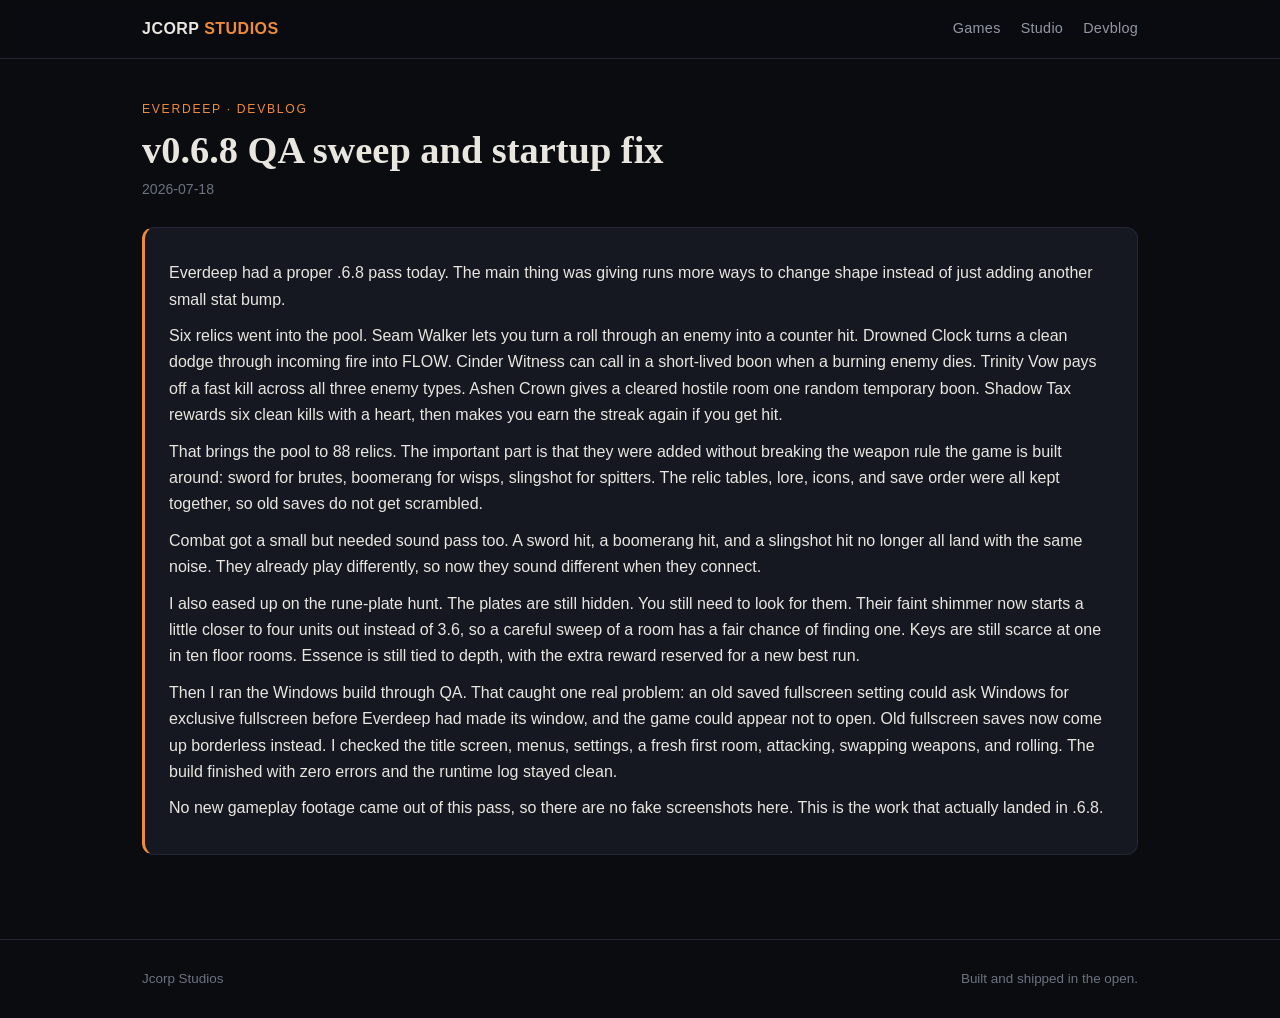
<file: reports/everdeep/2026-07-18-v0-6-8-qa-sweep-and-startup-fix/index.html>
<!doctype html><html lang="en"><head>
<meta charset="utf-8"><meta name="viewport" content="width=device-width,initial-scale=1">
<title>v0.6.8 QA sweep and startup fix — everdeep</title>
<link rel="canonical" href="https://jcorpstudios.com/reports/everdeep/2026-07-18-v0-6-8-qa-sweep-and-startup-fix/">
<link rel="icon" href="../../../assets/everdeep-key.png">
<link rel="stylesheet" href="../../../style.css">
</head><body>
<nav class="nav"><div class="wrap">
  <a class="brand" href="../../../index.html" style="text-decoration:none">JCORP <b>STUDIOS</b></a>
  <span class="sp"></span>
  <a class="lnk" href="../../../index.html#games">Games</a>
  <a class="lnk" href="../../../index.html#about">Studio</a>
  <a class="lnk" href="../../../reports/">Devblog</a>
</div></nav>
<main class="wrap report">
  <div class="kicker">everdeep · devblog</div>
  <h1>v0.6.8 QA sweep and startup fix</h1>
  <div class="sub">2026-07-18</div>
  <div class="notes"><p>﻿Everdeep had a proper .6.8 pass today. The main thing was giving runs more ways to change shape instead of just adding another small stat bump.</p>
<p>Six relics went into the pool. Seam Walker lets you turn a roll through an enemy into a counter hit. Drowned Clock turns a clean dodge through incoming fire into FLOW. Cinder Witness can call in a short-lived boon when a burning enemy dies. Trinity Vow pays off a fast kill across all three enemy types. Ashen Crown gives a cleared hostile room one random temporary boon. Shadow Tax rewards six clean kills with a heart, then makes you earn the streak again if you get hit.</p>
<p>That brings the pool to 88 relics. The important part is that they were added without breaking the weapon rule the game is built around: sword for brutes, boomerang for wisps, slingshot for spitters. The relic tables, lore, icons, and save order were all kept together, so old saves do not get scrambled.</p>
<p>Combat got a small but needed sound pass too. A sword hit, a boomerang hit, and a slingshot hit no longer all land with the same noise. They already play differently, so now they sound different when they connect.</p>
<p>I also eased up on the rune-plate hunt. The plates are still hidden. You still need to look for them. Their faint shimmer now starts a little closer to four units out instead of 3.6, so a careful sweep of a room has a fair chance of finding one. Keys are still scarce at one in ten floor rooms. Essence is still tied to depth, with the extra reward reserved for a new best run.</p>
<p>Then I ran the Windows build through QA. That caught one real problem: an old saved fullscreen setting could ask Windows for exclusive fullscreen before Everdeep had made its window, and the game could appear not to open. Old fullscreen saves now come up borderless instead. I checked the title screen, menus, settings, a fresh first room, attacking, swapping weapons, and rolling. The build finished with zero errors and the runtime log stayed clean.</p>
<p>No new gameplay footage came out of this pass, so there are no fake screenshots here. This is the work that actually landed in .6.8.</p></div>
  
</main>
<footer><div class="wrap"><span>Jcorp Studios</span><span class="sp"></span>
<span>Built and shipped in the open.</span></div></footer>
</body></html>
</file>
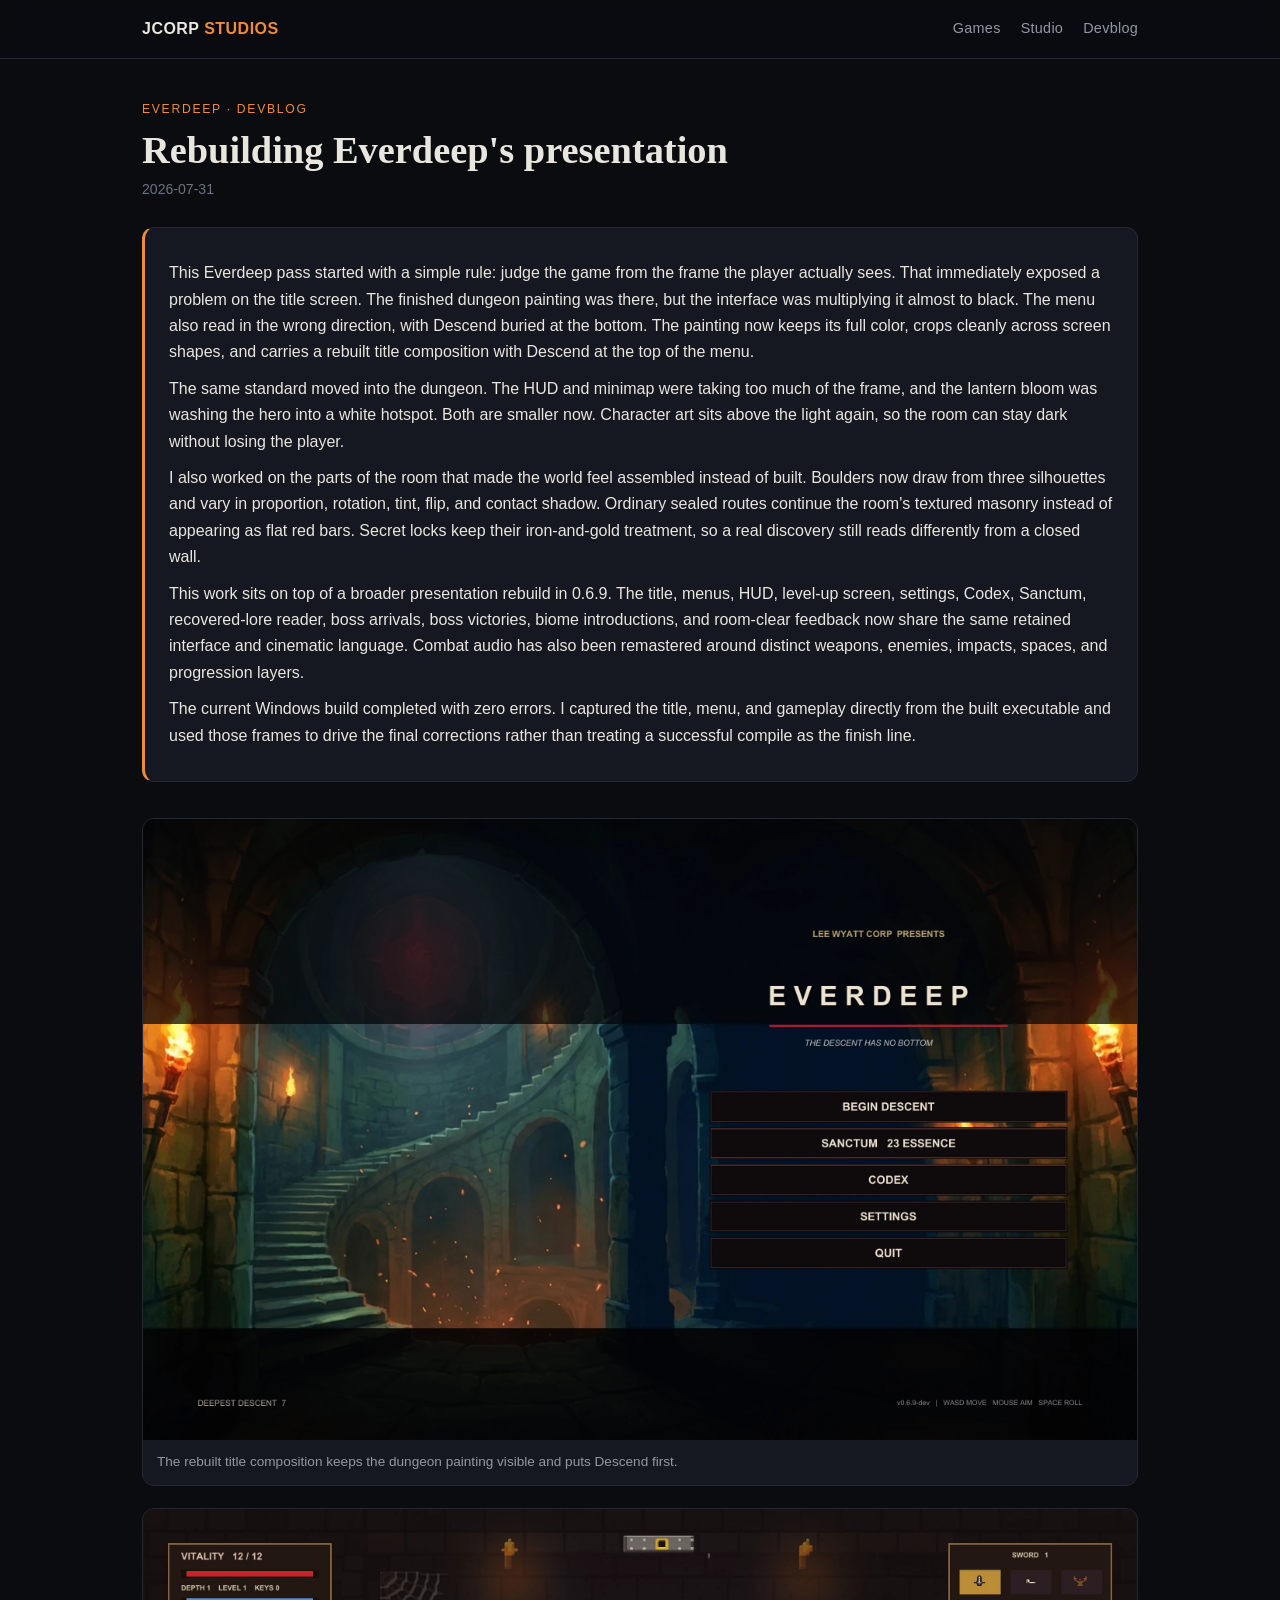
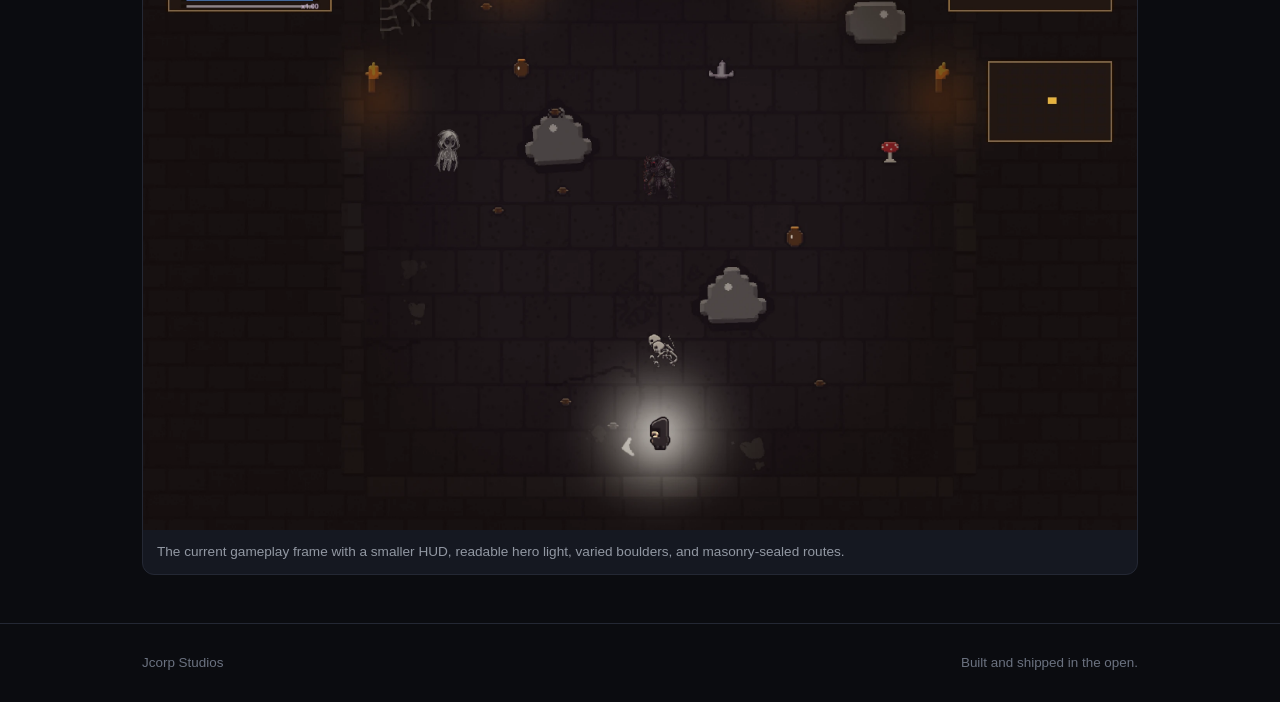
<file: reports/everdeep/2026-07-31-rebuilding-everdeeps-presentation/index.html>
<!doctype html><html lang="en"><head>
<meta charset="utf-8"><meta name="viewport" content="width=device-width,initial-scale=1">
<title>Rebuilding Everdeep's presentation | Everdeep</title>
<link rel="canonical" href="https://jcorpstudios.com/reports/everdeep/2026-07-31-rebuilding-everdeeps-presentation/">
<link rel="icon" href="../../../assets/everdeep-key.png">
<link rel="stylesheet" href="../../../style.css">
</head><body>
<nav class="nav"><div class="wrap">
  <a class="brand" href="../../../index.html" style="text-decoration:none">JCORP <b>STUDIOS</b></a>
  <span class="sp"></span>
  <a class="lnk" href="../../../index.html#games">Games</a>
  <a class="lnk" href="../../../index.html#about">Studio</a>
  <a class="lnk" href="../../../reports/">Devblog</a>
</div></nav>
<main class="wrap report">
  <div class="kicker">everdeep · devblog</div>
  <h1>Rebuilding Everdeep's presentation</h1>
  <div class="sub">2026-07-31</div>
  <div class="notes">
    <p>This Everdeep pass started with a simple rule: judge the game from the frame the player actually sees. That immediately exposed a problem on the title screen. The finished dungeon painting was there, but the interface was multiplying it almost to black. The menu also read in the wrong direction, with Descend buried at the bottom. The painting now keeps its full color, crops cleanly across screen shapes, and carries a rebuilt title composition with Descend at the top of the menu.</p>
    <p>The same standard moved into the dungeon. The HUD and minimap were taking too much of the frame, and the lantern bloom was washing the hero into a white hotspot. Both are smaller now. Character art sits above the light again, so the room can stay dark without losing the player.</p>
    <p>I also worked on the parts of the room that made the world feel assembled instead of built. Boulders now draw from three silhouettes and vary in proportion, rotation, tint, flip, and contact shadow. Ordinary sealed routes continue the room's textured masonry instead of appearing as flat red bars. Secret locks keep their iron-and-gold treatment, so a real discovery still reads differently from a closed wall.</p>
    <p>This work sits on top of a broader presentation rebuild in 0.6.9. The title, menus, HUD, level-up screen, settings, Codex, Sanctum, recovered-lore reader, boss arrivals, boss victories, biome introductions, and room-clear feedback now share the same retained interface and cinematic language. Combat audio has also been remastered around distinct weapons, enemies, impacts, spaces, and progression layers.</p>
    <p>The current Windows build completed with zero errors. I captured the title, menu, and gameplay directly from the built executable and used those frames to drive the final corrections rather than treating a successful compile as the finish line.</p>
  </div>
  <div class="shots">
    <div class="shot"><figure><img src="everdeep-menu.webp" alt="Everdeep title menu with Descend first" loading="lazy" width="2048" height="1280"><figcaption>The rebuilt title composition keeps the dungeon painting visible and puts Descend first.</figcaption></figure></div>
    <div class="shot"><figure><img src="everdeep-gameplay.webp" alt="Everdeep dungeon room after the visual acceptance pass" loading="lazy" width="2048" height="1280"><figcaption>The current gameplay frame with a smaller HUD, readable hero light, varied boulders, and masonry-sealed routes.</figcaption></figure></div>
  </div>
</main>
<footer><div class="wrap"><span>Jcorp Studios</span><span class="sp"></span>
<span>Built and shipped in the open.</span></div></footer>
</body></html>
</file>
<file: style.css>
/* Jcorp Studios design system.
   Palette from Everdeep key art: torch ember, gold, abyss violet, heart red, stone. */
:root{
  --bg:#0b0c10;
  --bg2:#111319;
  --panel:#151821;
  --line:#242834;
  --line-hi:#353b4a;
  --ink:#e9e6e0;
  --mut:#9298a3;
  --dim:#6b7280;
  --ember:#ef8b3c;
  --gold:#e8b34b;
  --violet:#9b6dd0;
  --heart:#e0555c;
  --maxw:1040px;
  --sans:-apple-system,"Segoe UI",Roboto,Helvetica,Arial,sans-serif;
  --disp:"Iowan Old Style","Palatino Linotype",Georgia,"Times New Roman",serif;
  --shadow:0 18px 50px -20px rgba(0,0,0,.75);
  --radius:14px;
}
*{box-sizing:border-box;margin:0;padding:0}
html{scroll-behavior:smooth}
body{
  background:var(--bg);
  color:var(--ink);
  font:16px/1.65 var(--sans);
  -webkit-font-smoothing:antialiased;
  text-rendering:optimizeLegibility;
  min-height:100vh;
}
img{max-width:100%;display:block;height:auto}
a{color:var(--gold);text-decoration:none}
a:hover{color:#f4c76a}
a:focus-visible,.btn:focus-visible,.nav a.lnk:focus-visible{
  outline:2px solid var(--gold);
  outline-offset:3px;
  border-radius:4px;
}
.wrap{max-width:var(--maxw);margin:0 auto;padding:0 22px}

/* top nav */
.nav{
  position:sticky;top:0;z-index:20;
  background:rgba(11,12,16,.88);
  backdrop-filter:blur(12px);
  border-bottom:1px solid var(--line);
}
.nav .wrap{display:flex;align-items:center;gap:20px;height:58px}
.brand{font:600 1rem/1 var(--sans);letter-spacing:.03em;color:var(--ink)}
.brand b{color:var(--ember)}
a.brand{text-decoration:none}
a.brand:hover{color:var(--ink)}
.nav .sp{flex:1}
.nav a.lnk{color:var(--mut);font-size:.9rem;letter-spacing:.02em}
.nav a.lnk:hover{color:var(--ink)}

/* hero */
.hero{
  position:relative;
  min-height:clamp(400px,58vh,560px);
  display:flex;align-items:flex-end;
  overflow:hidden;
  border-bottom:1px solid var(--line);
}
.hero .bg{
  position:absolute;inset:0;
  background-size:cover;
  background-position:center;
  filter:saturate(1.04);
}
.hero .veil{
  position:absolute;inset:0;
  background:linear-gradient(180deg,rgba(11,12,16,.3) 0%,rgba(11,12,16,.7) 58%,var(--bg) 100%);
}
.hero .inner{
  position:relative;
  padding:0 22px 48px;
  max-width:var(--maxw);
  margin:0 auto;
  width:100%;
}
.eyebrow{
  color:var(--gold);
  font-size:.78rem;
  letter-spacing:.2em;
  text-transform:uppercase;
  margin-bottom:14px;
}
.hero h1{
  font:600 clamp(2.2rem,5.4vw,3.5rem)/1.05 var(--disp);
  letter-spacing:-.015em;
  max-width:16ch;
}
.hero p{
  color:var(--mut);
  font-size:clamp(1rem,2.2vw,1.18rem);
  margin-top:14px;
  max-width:46ch;
  line-height:1.55;
}
.cta{display:inline-flex;flex-wrap:wrap;gap:10px;margin-top:24px}
.btn{
  display:inline-block;
  padding:11px 20px;
  border-radius:9px;
  font-weight:600;
  font-size:.92rem;
  border:1px solid transparent;
  transition:transform .12s ease,background .2s,border-color .2s;
}
.btn:hover{transform:translateY(-1px)}
.btn.p{background:linear-gradient(180deg,var(--ember),#d9752a);color:#180d04}
.btn.p:hover{color:#180d04}
.btn.g{border-color:var(--line);color:var(--ink);background:var(--panel)}
.btn.g:hover{border-color:var(--line-hi)}

/* section */
section{padding:64px 0}
.sec-h{display:flex;align-items:baseline;gap:14px;margin-bottom:28px}
.sec-h h2{font:600 1.55rem/1 var(--disp);letter-spacing:.01em}
.sec-h .r{flex:1;height:1px;background:var(--line)}
.sec-h .n{color:var(--dim);font-size:.78rem;letter-spacing:.14em}

/* game cards */
.games{
  display:grid;
  grid-template-columns:repeat(auto-fit,minmax(280px,1fr));
  gap:22px;
}
.game{
  background:var(--panel);
  border:1px solid var(--line);
  border-radius:var(--radius);
  overflow:hidden;
  box-shadow:var(--shadow);
  transition:transform .15s ease,border-color .2s;
  height:100%;
  display:flex;
  flex-direction:column;
}
.game:hover{transform:translateY(-3px);border-color:var(--line-hi)}
.game .art{
  aspect-ratio:16/10;
  background:#000 center/cover no-repeat;
  position:relative;
}
.game .art.key{background-size:cover}
.game .body{padding:20px 22px 24px;flex:1;display:flex;flex-direction:column}
.game .tag{
  display:inline-block;
  font-size:.7rem;
  letter-spacing:.12em;
  text-transform:uppercase;
  padding:4px 9px;
  border-radius:20px;
  margin-bottom:12px;
  width:fit-content;
}
.tag.dev{background:rgba(155,109,208,.15);color:var(--violet);border:1px solid rgba(155,109,208,.35)}
.tag.test{background:rgba(232,179,75,.13);color:var(--gold);border:1px solid rgba(232,179,75,.32)}
.tag.play{background:rgba(96,178,140,.14);color:#63c69a;border:1px solid rgba(96,178,140,.34)}
.game .art.plain{display:flex;align-items:center;justify-content:center}
.game .art.plain span{font:600 1.4rem/1 var(--disp);color:rgba(255,255,255,.26);letter-spacing:.02em}
.game h3{font:600 1.35rem/1.15 var(--disp);margin-bottom:8px}
.game p{color:var(--mut);font-size:.94rem;line-height:1.55;flex:1}
.game .meta{margin-top:14px;display:flex;gap:7px;flex-wrap:wrap}
.pill{
  font-size:.74rem;
  color:var(--mut);
  background:var(--bg2);
  border:1px solid var(--line);
  padding:4px 10px;
  border-radius:6px;
}

/* about */
.about{max-width:62ch}
.about p{color:var(--mut);font-size:1.02rem;margin:12px 0;line-height:1.7}
.about a{color:var(--gold)}
.ainote{
  margin-top:26px;
  max-width:68ch;
  background:var(--panel);
  border:1px solid var(--line);
  border-left:3px solid var(--violet);
  border-radius:12px;
  padding:22px 24px;
}
.ainote h3{font:600 1.05rem/1.25 var(--sans);color:var(--ink);margin-bottom:10px}
.ainote p{color:var(--mut);font-size:.95rem;margin:8px 0;line-height:1.65}

/* devblog list */
.log{display:grid;gap:10px}
.log a.row{
  display:flex;
  align-items:center;
  gap:16px;
  background:var(--panel);
  border:1px solid var(--line);
  border-radius:12px;
  padding:16px 18px;
  transition:border-color .2s,transform .12s;
}
.log a.row:hover{border-color:var(--line-hi);transform:translateX(2px)}
.log .proj{font-size:.7rem;letter-spacing:.12em;text-transform:uppercase;color:var(--ember);width:92px;flex:none}
.log .ti{color:var(--ink);font-weight:500;flex:1}
.log .dt{color:var(--dim);font-size:.84rem;flex:none}
.empty{
  color:var(--dim);
  background:var(--panel);
  border:1px dashed var(--line);
  border-radius:12px;
  padding:26px;
  text-align:center;
}

/* report page */
.report{padding-top:40px;padding-bottom:48px}
.report .kicker{color:var(--ember);font-size:.76rem;letter-spacing:.14em;text-transform:uppercase}
.report h1{font:600 clamp(1.7rem,3.8vw,2.4rem)/1.12 var(--disp);margin:10px 0 6px}
.report .sub{color:var(--dim);font-size:.88rem;margin-bottom:26px}
.notes{
  background:var(--panel);
  border:1px solid var(--line);
  border-left:3px solid var(--ember);
  border-radius:12px;
  padding:22px 24px;
  margin-bottom:36px;
}
.notes p{margin:10px 0;color:var(--ink);line-height:1.65}
.notes ul{margin:12px 0 12px 4px;list-style:none}
.notes li{position:relative;padding-left:20px;margin:8px 0;color:var(--mut);line-height:1.55}
.notes li::before{
  content:"";
  position:absolute;left:2px;top:10px;
  width:6px;height:6px;border-radius:50%;
  background:var(--gold);
}
.shots{display:grid;gap:22px}
.shot figure{
  background:var(--panel);
  border:1px solid var(--line);
  border-radius:12px;
  overflow:hidden;
}
.shot img{width:100%}
.shot figcaption{color:var(--mut);font-size:.85rem;padding:11px 14px}

/* game detail page */
.game-hero{min-height:clamp(300px,46vh,420px)}
.game-hero.ninja{background:radial-gradient(circle at 50% 30%,#1a1e29,#0b0c10)}
.game-hero .inner{padding-bottom:40px}
.game-hero .tag{margin-bottom:12px}
.ninja-badge{
  width:80px;height:80px;border-radius:18px;margin-bottom:16px;
  box-shadow:0 12px 30px -8px rgba(0,0,0,.7);
}
.gamepage section{padding:48px 0}
.lead{
  display:grid;
  grid-template-columns:1.15fr .85fr;
  gap:36px;
  align-items:center;
  border-bottom:1px solid var(--line);
}
.lead.solo{grid-template-columns:1fr;max-width:66ch}
.lead-txt h2{font:600 1.45rem/1.15 var(--disp);margin-bottom:14px}
.lead-txt p{color:var(--mut);margin:10px 0;line-height:1.65}
.lead-art{
  border-radius:var(--radius);
  border:1px solid var(--line);
  box-shadow:var(--shadow);
  width:100%;
}
.feat{display:grid;grid-template-columns:repeat(auto-fit,minmax(220px,1fr));gap:14px}
.feat .card{
  background:var(--panel);
  border:1px solid var(--line);
  border-radius:12px;
  padding:18px 18px 20px;
}
.feat .card h3{font:600 1.02rem/1.25 var(--sans);margin-bottom:6px;color:var(--ink)}
.feat .card p{color:var(--mut);font-size:.92rem;line-height:1.55}
.statusbar{
  display:grid;
  grid-template-columns:repeat(auto-fit,minmax(150px,1fr));
  gap:16px;
  background:var(--panel);
  border:1px solid var(--line);
  border-radius:var(--radius);
  padding:22px 24px;
}
.statusbar .k{
  display:block;
  color:var(--dim);
  font-size:.7rem;
  letter-spacing:.12em;
  text-transform:uppercase;
  margin-bottom:5px;
}
.statusbar .v{color:var(--ink);font-weight:600}
.card-link{color:inherit;text-decoration:none;display:block;height:100%}
@media(max-width:680px){
  .lead{grid-template-columns:1fr}
  .lead-art{order:-1}
  .log a.row{flex-wrap:wrap;gap:8px 14px}
  .log .proj{width:auto}
  .log .dt{width:100%;margin-left:0}
}

/* newsletter subscribe */
#subscribe{padding-top:4px;padding-bottom:72px}
.subcard{
  background:linear-gradient(180deg,#16131d,#121219);
  border:1px solid var(--line);
  border-radius:var(--radius);
  padding:32px 28px;
  box-shadow:var(--shadow);
}
.subcard h2{font:600 1.4rem/1.15 var(--disp);margin-bottom:8px}
.subcard>p{color:var(--mut);margin-bottom:18px;max-width:52ch;line-height:1.6}
.subcard .ml-form-embedWrapper,
.subcard .ml-form-embedContainer{background:transparent!important;max-width:none!important}
.subcard .ml-form-embedBody,
.subcard .ml-form-embedContent{padding:0!important;margin:0!important}
.subcard .ml-form-embedContent h4,
.subcard .ml-form-embedContent p{display:none!important}
.subcard .ml-form-fieldRow{margin-bottom:10px!important}
.subcard input[type=email],
.subcard input[type=text]{
  background:var(--bg)!important;
  border:1px solid var(--line)!important;
  color:var(--ink)!important;
  border-radius:9px!important;
  padding:12px 14px!important;
  font-size:15px!important;
  width:100%!important;
}
.subcard .ml-form-embedSubmit button,
.subcard button[type=submit]{
  background:linear-gradient(180deg,var(--ember),#d9752a)!important;
  color:#180d04!important;
  border:0!important;
  border-radius:9px!important;
  font-weight:700!important;
  padding:12px 22px!important;
  font-size:14px!important;
  cursor:pointer!important;
}
.subcard .ml-form-successBody,
.subcard .ml-form-successContent{color:var(--ink)!important}
.subcard .row-form,
.subcard .ml-form-formContent{max-width:480px}

/* footer */
footer{
  border-top:1px solid var(--line);
  padding:28px 0;
  color:var(--dim);
  font-size:.84rem;
  margin-top:auto;
}
footer .wrap{display:flex;gap:12px;flex-wrap:wrap;align-items:center}
footer .sp{flex:1}
footer a{color:var(--dim)}
footer a:hover{color:var(--mut)}
@media(max-width:560px){
  .nav a.lnk{display:none}
  .nav .brand{font-size:.95rem}
  .subcard{padding:24px 18px}
  section{padding:52px 0}
}
</file>
